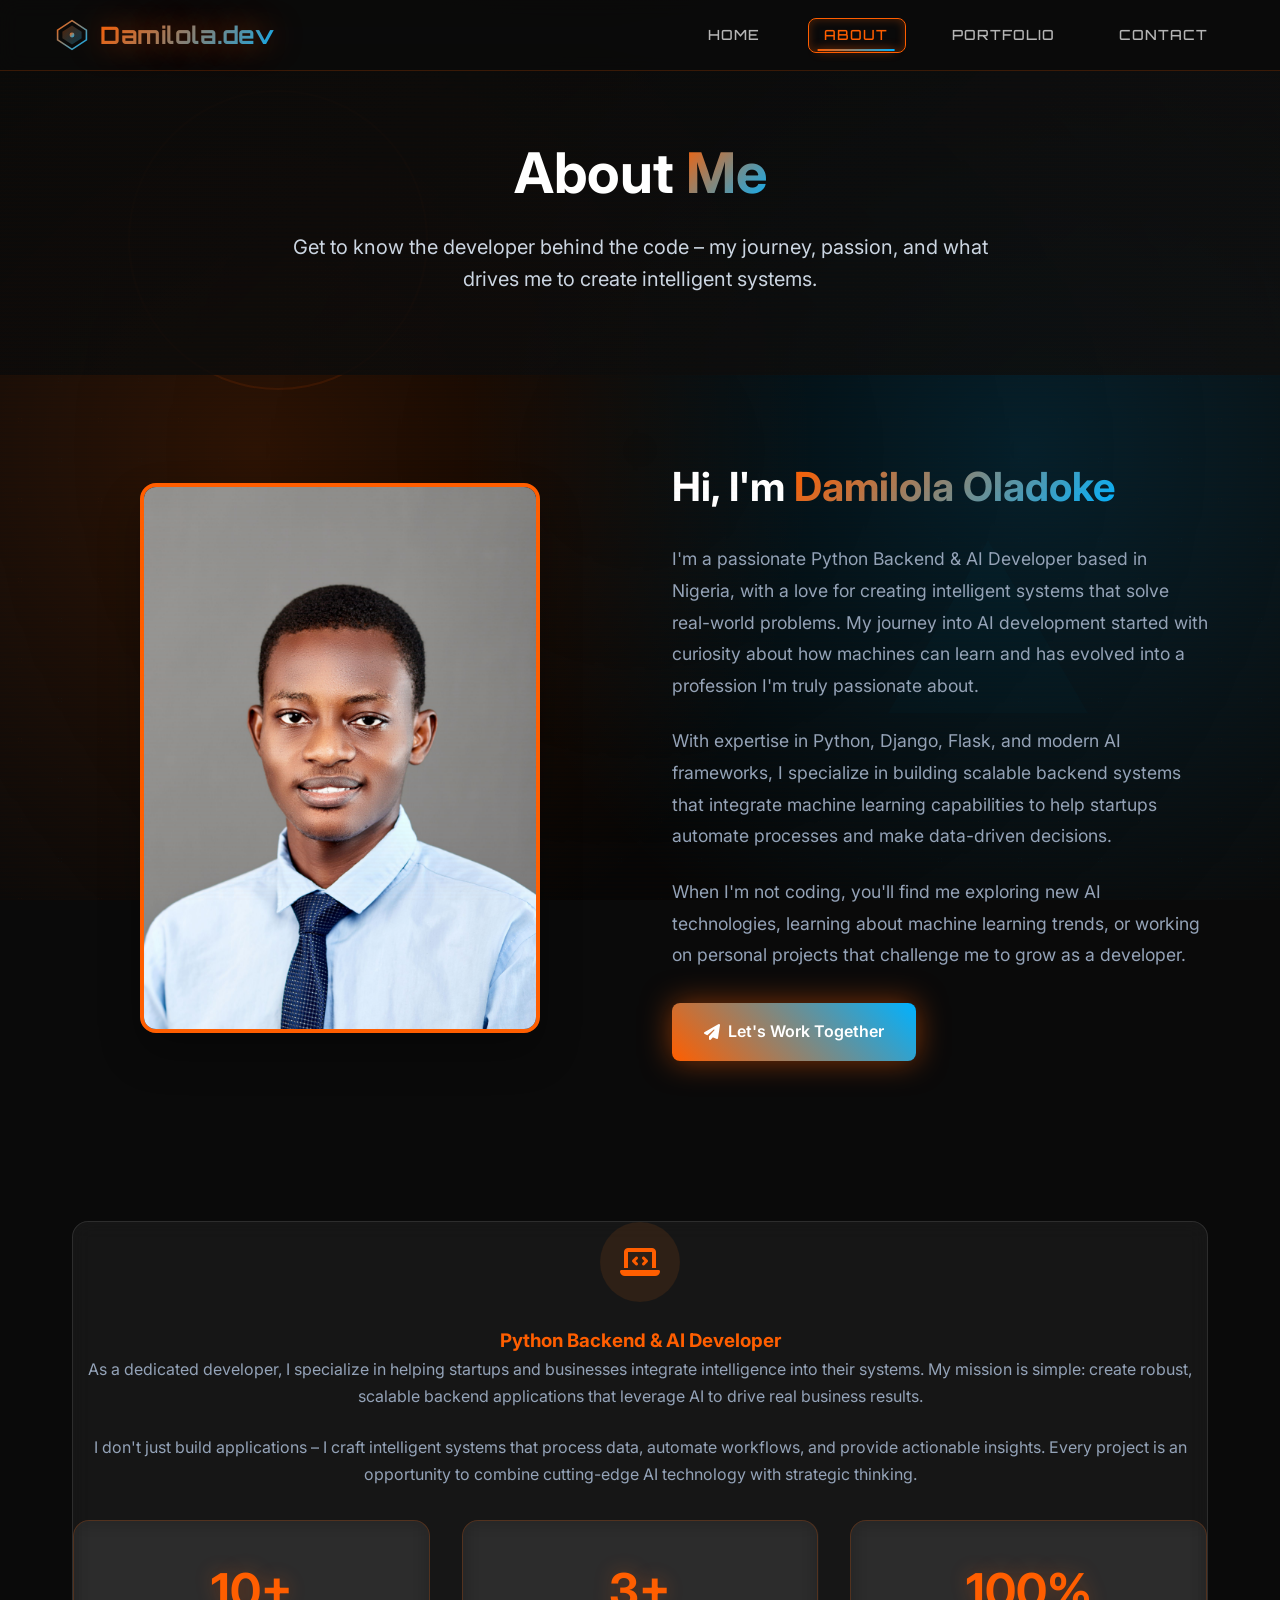
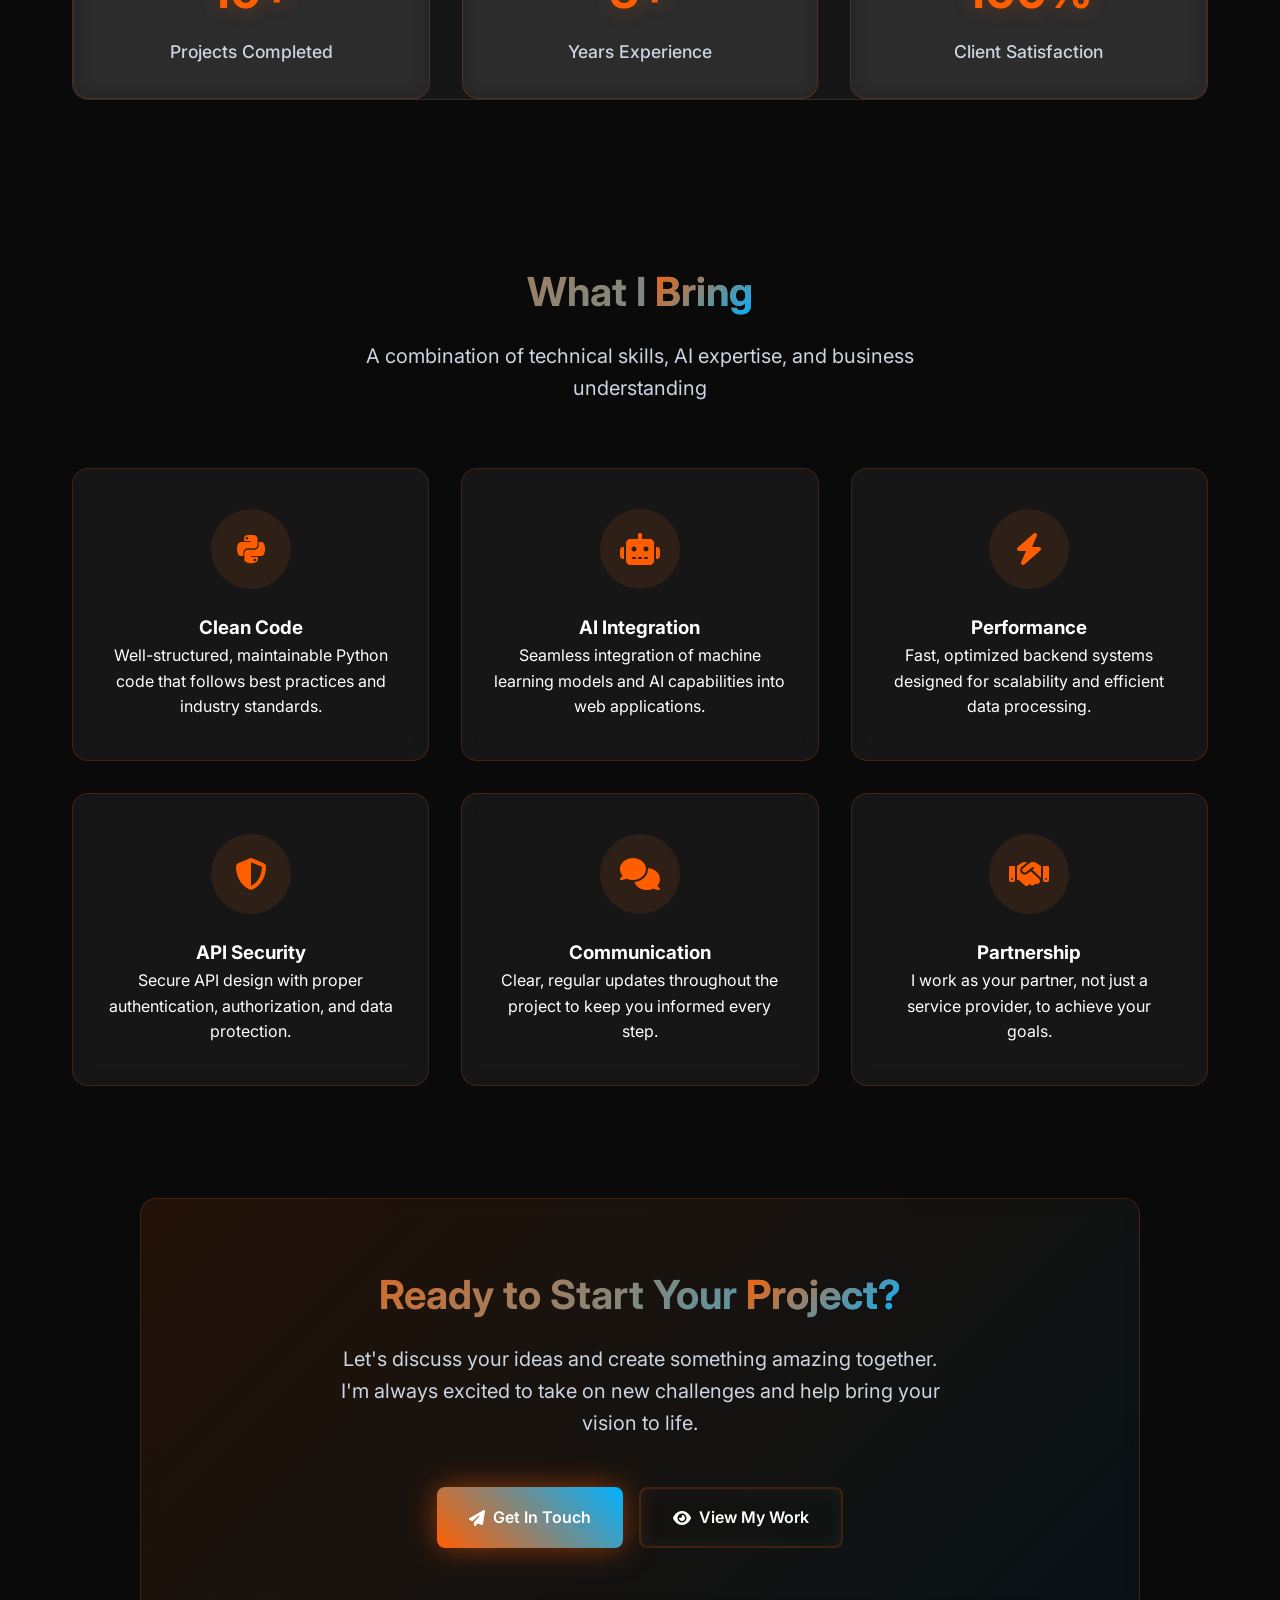
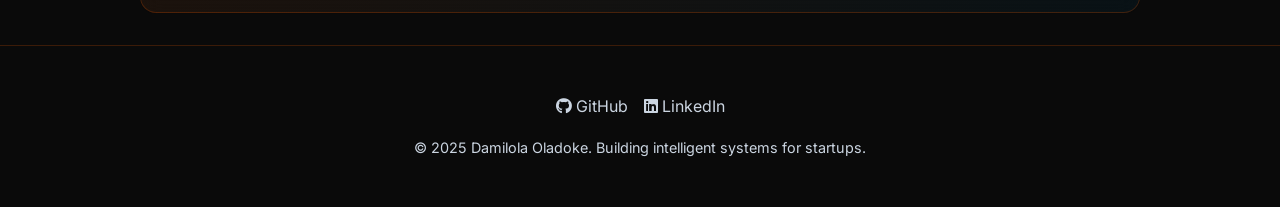
<file: about.html>
<!DOCTYPE html>
<html lang="en">
<head>
    <meta charset="UTF-8">
    <meta name="viewport" content="width=device-width, initial-scale=1.0">
    <title>About - Damilola Oladoke</title>
    <link rel="preconnect" href="https://fonts.googleapis.com">
    <link rel="preconnect" href="https://fonts.gstatic.com" crossorigin>
    <link href="https://fonts.googleapis.com/css2?family=Inter:wght@300;400;500;600;700&family=Orbitron:wght@400;500;600;700&family=Rajdhani:wght@300;400;500;600;700&display=swap" rel="stylesheet">
    <link rel="stylesheet" href="https://cdnjs.cloudflare.com/ajax/libs/font-awesome/6.4.0/css/all.min.css">
    <link rel="stylesheet" href="assets/css/style.css">

         <!-- Favicon for most browsers -->
    <link rel="icon" type="image/png" href="assets/img/fav.png">

    <!-- Apple Touch Icon for iOS devices -->
    <link rel="apple-touch-icon" href="assets/img/fav.png">

    <!-- Favicon for older IE browsers -->
    <link rel="shortcut icon" href="assets/img/fav.png">


</head>
<body class="bg-deep-blue text-white">
    <!-- Background Elements -->
    <div class="grid-bg"></div>
    <div class="gradient-overlay"></div>
    <div class="shapes-container">
        <div class="shape shape-circle"></div>
        <div class="shape shape-triangle"></div>
        <div class="shape shape-square"></div>
    </div>
    <div class="scanlines"></div>

<!-- Navigation -->
<nav id="navbar">
    <div class="nav-container">
        <a href="home.html" class="logo-link">
            <svg class="logo-svg" viewBox="0 0 40 40" xmlns="http://www.w3.org/2000/svg">
                <defs>
                    <linearGradient id="logoGradient" x1="0%" y1="0%" x2="100%" y2="100%">
                        <stop offset="0%" style="stop-color:#FF5E00;stop-opacity:1" />
                        <stop offset="100%" style="stop-color:#00B2FF;stop-opacity:1" />
                    </linearGradient>
                </defs>
                <polygon points="20,2 38,14 38,26 20,38 2,26 2,14" fill="none" stroke="url(#logoGradient)" stroke-width="2"/>
                <polygon points="20,8 32,16 32,24 20,32 8,24 8,16" fill="url(#logoGradient)" opacity="0.3"/>
                <circle cx="20" cy="20" r="3" fill="url(#logoGradient)"/>
            </svg>
            <span class="logo-text">Damilola.dev</span>
        </a>
        <ul class="nav-links" id="navLinks">
            <li><a href="home.html" class="nav-link">Home</a></li>
            <li><a href="about.html" class="nav-link active">About</a></li>
            <li><a href="portfolio.html" class="nav-link">Portfolio</a></li>
            <li><a href="contact.html" class="nav-link">Contact</a></li>
        </ul>
        <div class="menu-toggle" id="menuToggle">
            <span></span>
            <span></span>
            <span></span>
        </div>
    </div>
</nav>

    <!-- Hero Section -->
    <section class="page-hero">
        <div class="page-hero-content">
            <h1>About <span class="text-gradient">Me</span></h1>
            <p>Get to know the developer behind the code – my journey, passion, and what drives me to create intelligent systems.</p>
        </div>
    </section>

    <!-- About Content -->
    <section class="about-content">
        <div class="container">
            <div class="grid-2-col">
                <!-- Profile Image -->
                <div class="profile-image">
                    <img src="assets/img/profile.jpg" alt="Damilola Oladoke" onerror="this.style.display='none'">
                </div>
                
                <!-- About Text -->
                <div class="about-text text-left">
                    <h2>Hi, I'm <span class="text-gradient">Damilola Oladoke</span></h2>
                    <div class="space-y-4">
                        <p>
                            I'm a passionate Python Backend & AI Developer based in Nigeria, with a love for creating intelligent systems that solve real-world problems. My journey into AI development started with curiosity about how machines can learn and has evolved into a profession I'm truly passionate about.
                        </p>
                        <p>
                            With expertise in Python, Django, Flask, and modern AI frameworks, I specialize in building scalable backend systems that integrate machine learning capabilities to help startups automate processes and make data-driven decisions.
                        </p>
                        <p>
                            When I'm not coding, you'll find me exploring new AI technologies, learning about machine learning trends, or working on personal projects that challenge me to grow as a developer.
                        </p>
                    </div>
                    
                    <div class="mt-8">
                        <a href="contact.html" class="btn btn-primary">
                            <i class="fas fa-paper-plane"></i>
                            Let's Work Together
                        </a>
                    </div>
                </div>
            </div>
        </div>
    </section>

    <!-- Stats Section -->
    <section class="stats-section">
        <div class="container">
            <div class="glass p-8 rounded-2xl text-center">
                <div class="mb-8">
                    <div class="skill-icon mx-auto mb-6">
                        <i class="fas fa-laptop-code"></i>
                    </div>
                    <h3 class="text-2xl font-bold text-orange mb-4">Python Backend & AI Developer</h3>
                    <p class="text-gray-300 leading-relaxed mb-6">
                        As a dedicated developer, I specialize in helping startups and businesses integrate intelligence into their systems. My mission is simple: create robust, scalable backend applications that leverage AI to drive real business results.
                    </p>
                    <p class="text-gray-300 leading-relaxed">
                        I don't just build applications – I craft intelligent systems that process data, automate workflows, and provide actionable insights. Every project is an opportunity to combine cutting-edge AI technology with strategic thinking.
                    </p>
                </div>
                
                <div class="stats-grid">
                    <div class="stat-item glass">
                        <div class="stat-number">10+</div>
                        <div class="stat-label">Projects Completed</div>
                    </div>
                    <div class="stat-item glass">
                        <div class="stat-number">3+</div>
                        <div class="stat-label">Years Experience</div>
                    </div>
                    <div class="stat-item glass">
                        <div class="stat-number">100%</div>
                        <div class="stat-label">Client Satisfaction</div>
                    </div>
                </div>
            </div>
        </div>
    </section>

    <!-- Skills Highlights -->
    <section class="skills-section">
        <div class="container">
            <div class="text-center mb-16">
                <h2 class="section-title">What I <span class="text-gradient">Bring</span></h2>
                <p class="section-subtitle">A combination of technical skills, AI expertise, and business understanding</p>
            </div>
            
            <div class="skills-highlights-grid">
                <div class="skill-highlight-card glass">
                    <div class="skill-icon">
                        <i class="fab fa-python"></i>
                    </div>
                    <h3>Clean Code</h3>
                    <p>Well-structured, maintainable Python code that follows best practices and industry standards.</p>
                </div>
                
                <div class="skill-highlight-card glass">
                    <div class="skill-icon">
                        <i class="fas fa-robot"></i>
                    </div>
                    <h3>AI Integration</h3>
                    <p>Seamless integration of machine learning models and AI capabilities into web applications.</p>
                </div>
                
                <div class="skill-highlight-card glass">
                    <div class="skill-icon">
                        <i class="fas fa-bolt"></i>
                    </div>
                    <h3>Performance</h3>
                    <p>Fast, optimized backend systems designed for scalability and efficient data processing.</p>
                </div>
                
                <div class="skill-highlight-card glass">
                    <div class="skill-icon">
                        <i class="fas fa-shield-alt"></i>
                    </div>
                    <h3>API Security</h3>
                    <p>Secure API design with proper authentication, authorization, and data protection.</p>
                </div>
                
                <div class="skill-highlight-card glass">
                    <div class="skill-icon">
                        <i class="fas fa-comments"></i>
                    </div>
                    <h3>Communication</h3>
                    <p>Clear, regular updates throughout the project to keep you informed every step.</p>
                </div>
                
                <div class="skill-highlight-card glass">
                    <div class="skill-icon">
                        <i class="fas fa-handshake"></i>
                    </div>
                    <h3>Partnership</h3>
                    <p>I work as your partner, not just a service provider, to achieve your goals.</p>
                </div>
            </div>
        </div>
    </section>

    <!-- CTA Section -->
    <section class="cta-section glass">
        <div class="container">
            <div class="cta-content">
                <h2 class="section-title">Ready to Start Your <span class="text-gradient">Project?</span></h2>
                <p class="section-subtitle">
                    Let's discuss your ideas and create something amazing together. I'm always excited to take on new challenges and help bring your vision to life.
                </p>
                <div class="cta-buttons">
                    <a href="contact.html" class="btn btn-primary">
                        <i class="fas fa-paper-plane"></i>
                        Get In Touch
                    </a>
                    <a href="portfolio.html" class="btn btn-outline">
                        <i class="fas fa-eye"></i>
                        View My Work
                    </a>
                </div>
            </div>
        </div>
    </section>

    <!-- Footer -->
    <footer>
        <div class="footer-content">
            <div class="social-links">
                <a href="https://github.com/oladokedamilola" class="social-link" target="_blank">
                    <i class="fab fa-github"></i> GitHub
                </a>
                <a href="https://www.linkedin.com/in/oladokedamilola" class="social-link" target="_blank">
                    <i class="fab fa-linkedin"></i> LinkedIn
                </a>
            </div>
            <p class="copyright">© 2025 Damilola Oladoke. Building intelligent systems for startups.</p>
        </div>
    </footer>

<script>
// Debug script - add this to test if the menu works
document.addEventListener('DOMContentLoaded', function() {
    const menuToggle = document.getElementById('menuToggle');
    const navLinks = document.getElementById('navLinks');
    
    console.log('Debug: Menu toggle found:', menuToggle);
    console.log('Debug: Nav links found:', navLinks);
    
    if (menuToggle && navLinks) {
        menuToggle.addEventListener('click', function() {
            console.log('Debug: Menu toggle clicked!');
            console.log('Debug: Current navLinks classes:', navLinks.className);
            
            // Toggle the active class
            navLinks.classList.toggle('active');
            menuToggle.classList.toggle('active');
            
            console.log('Debug: After toggle - navLinks classes:', navLinks.className);
            console.log('Debug: After toggle - menuToggle classes:', menuToggle.className);
        });
    } else {
        console.error('Debug: Could not find menu elements!');
    }
});
</script>
</body>
</html>
</file>
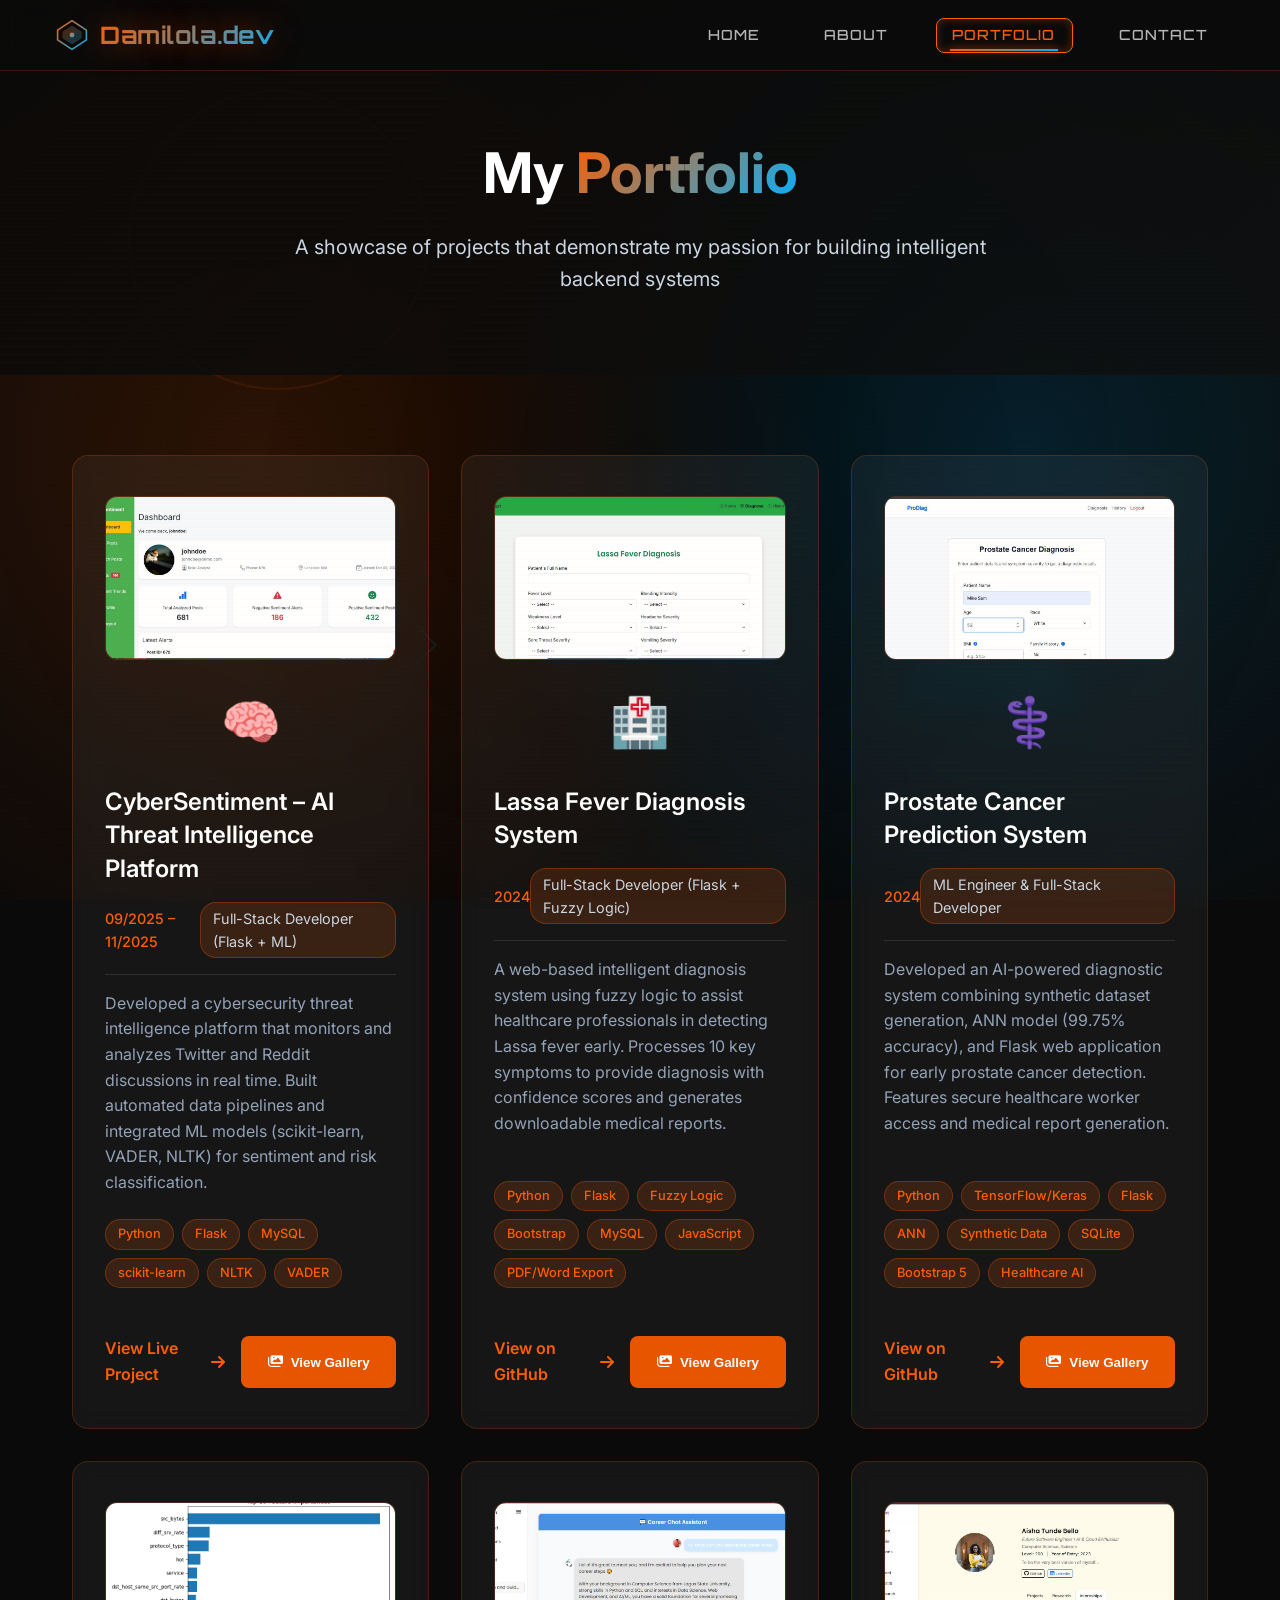
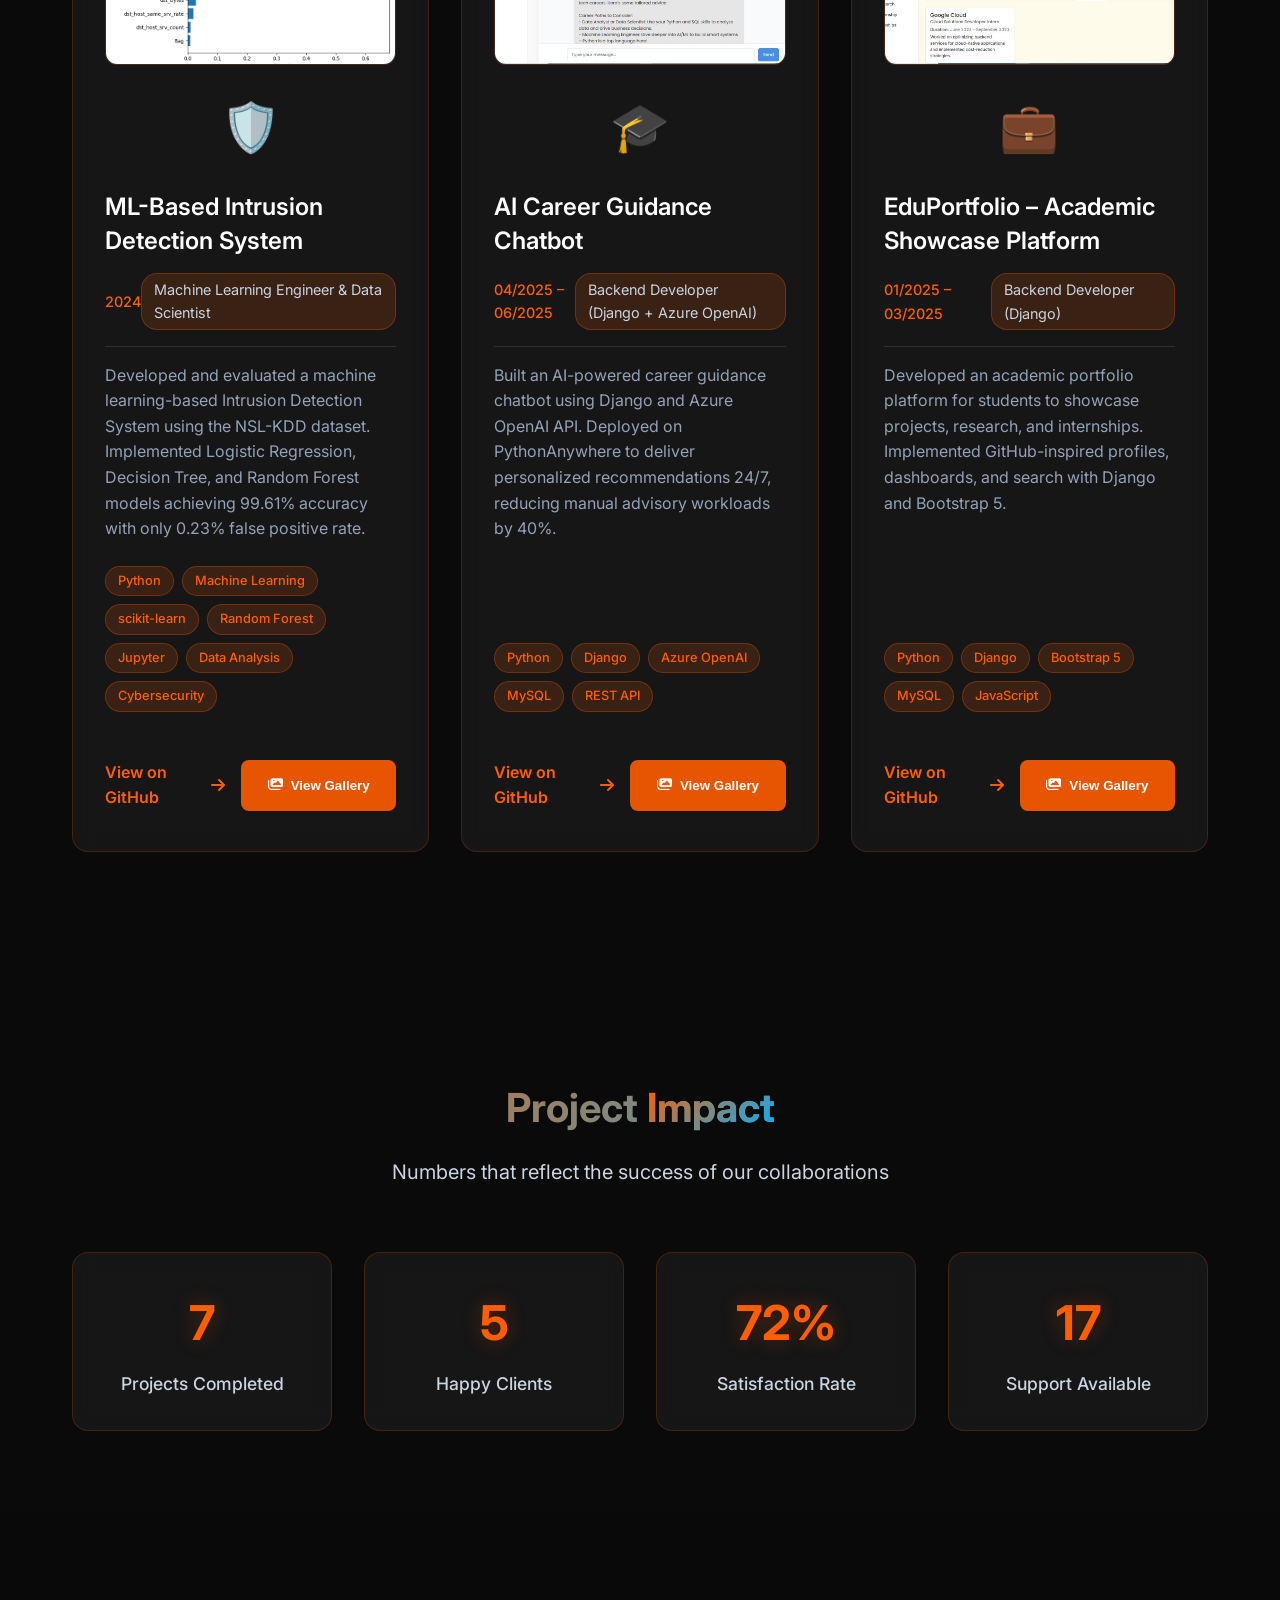
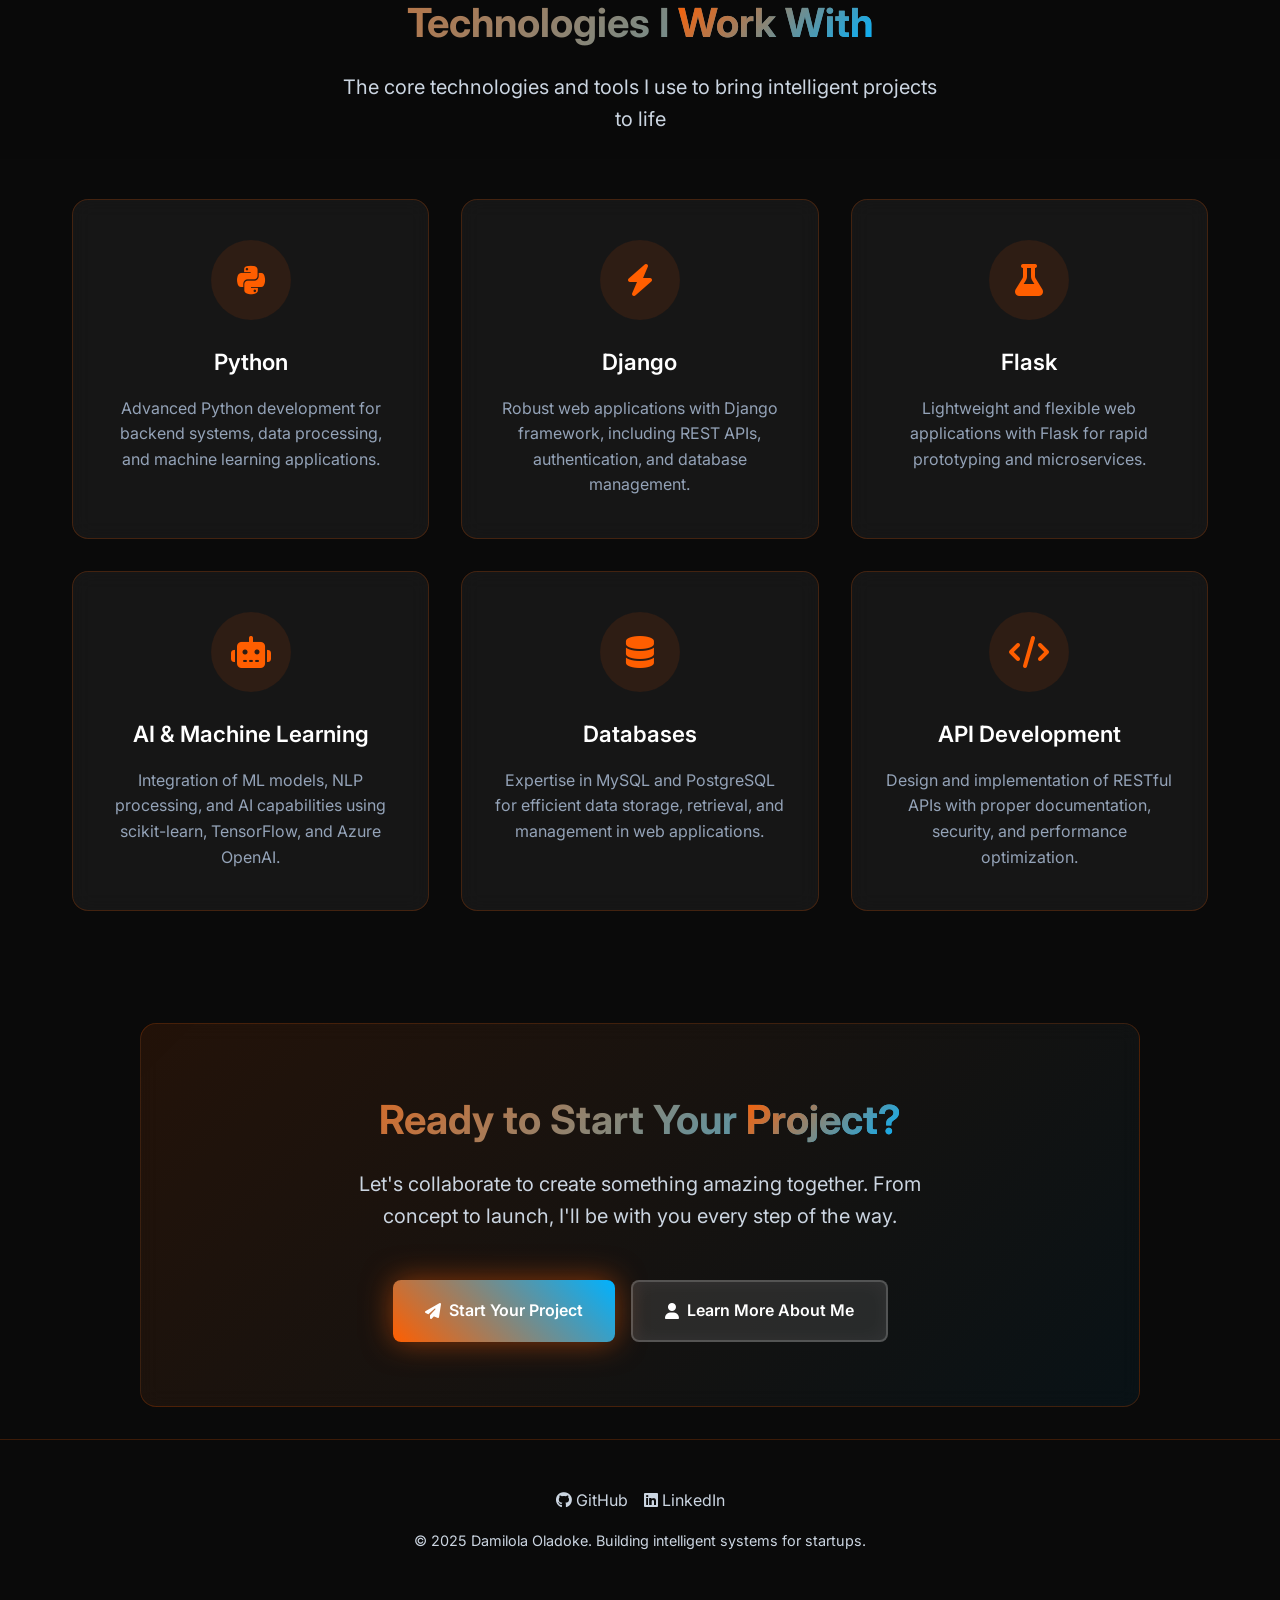
<file: portfolio.html>
<!DOCTYPE html>
<html lang="en">
<head>
    <meta charset="UTF-8">
    <meta name="viewport" content="width=device-width, initial-scale=1.0">
    <title>Portfolio - Damilola Oladoke</title>
    <link rel="preconnect" href="https://fonts.googleapis.com">
    <link rel="preconnect" href="https://fonts.gstatic.com" crossorigin>
    <link href="https://fonts.googleapis.com/css2?family=Inter:wght@300;400;500;600;700&family=Orbitron:wght@400;500;600;700&family=Rajdhani:wght@300;400;500;600;700&display=swap" rel="stylesheet">
    <link rel="stylesheet" href="https://cdnjs.cloudflare.com/ajax/libs/font-awesome/6.4.0/css/all.min.css">
    <link rel="stylesheet" href="assets/css/style.css">



     <!-- Favicon for most browsers -->
    <link rel="icon" type="image/png" href="assets/img/fav.png">

    <!-- Apple Touch Icon for iOS devices -->
    <link rel="apple-touch-icon" href="assets/img/fav.png">

    <!-- Favicon for older IE browsers -->
    <link rel="shortcut icon" href="assets/img/fav.png">

    <style>
        .portfolio-stat-number {
    transition: transform 0.3s ease;
}

.portfolio-stat-number.animating {
    transform: scale(1.1);
}
    </style>
</head>
<body class="bg-deep-blue text-white">
    <!-- Background Elements -->
    <div class="grid-bg"></div>
    <div class="gradient-overlay"></div>
    <div class="shapes-container">
        <div class="shape shape-circle"></div>
        <div class="shape shape-triangle"></div>
        <div class="shape shape-square"></div>
    </div>
    <div class="scanlines"></div>

<!-- Navigation -->
<nav id="navbar">
    <div class="nav-container">
        <a href="home.html" class="logo-link">
            <svg class="logo-svg" viewBox="0 0 40 40" xmlns="http://www.w3.org/2000/svg">
                <defs>
                    <linearGradient id="logoGradient" x1="0%" y1="0%" x2="100%" y2="100%">
                        <stop offset="0%" style="stop-color:#FF5E00;stop-opacity:1" />
                        <stop offset="100%" style="stop-color:#00B2FF;stop-opacity:1" />
                    </linearGradient>
                </defs>
                <polygon points="20,2 38,14 38,26 20,38 2,26 2,14" fill="none" stroke="url(#logoGradient)" stroke-width="2"/>
                <polygon points="20,8 32,16 32,24 20,32 8,24 8,16" fill="url(#logoGradient)" opacity="0.3"/>
                <circle cx="20" cy="20" r="3" fill="url(#logoGradient)"/>
            </svg>
            <span class="logo-text">Damilola.dev</span>
        </a>
        <ul class="nav-links" id="navLinks">
            <li><a href="home.html" class="nav-link">Home</a></li>
            <li><a href="about.html" class="nav-link">About</a></li>
            <li><a href="portfolio.html" class="nav-link active">Portfolio</a></li>
            <li><a href="contact.html" class="nav-link">Contact</a></li>
        </ul>
        <div class="menu-toggle" id="menuToggle">
            <span></span>
            <span></span>
            <span></span>
        </div>
    </div>
</nav>

    <!-- Hero Section -->
    <section class="page-hero">
        <div class="page-hero-content">
            <h1>My <span class="text-gradient">Portfolio</span></h1>
            <p>A showcase of projects that demonstrate my passion for building intelligent backend systems</p>
        </div>
    </section>

    <!-- Projects Grid -->
    <section class="projects-section">
        <div class="container">
            <div class="projects-grid" id="projects-grid">
                
                <!-- CyberSentiment -->
                <div class="project-card glass">
                    <div class="project-image-container">
                        <img src="assets/img/projects/cybersentiment/dashboard.jpg" alt="CyberSentiment Dashboard" class="project-main-image" onerror="this.style.display='none'">
                        <div class="project-image-overlay">
                            <button class="view-gallery-btn" onclick="openGallery('cybersentiment-gallery')">
                                <i class="fas fa-images"></i>
                                View Gallery
                            </button>
                        </div>
                    </div>
                    <div class="project-emoji">🧠</div>
                    <h3 class="project-title">CyberSentiment – AI Threat Intelligence Platform</h3>
                    <div class="project-meta">
                        <span class="project-period">09/2025 – 11/2025</span>
                        <span class="project-role">Full-Stack Developer (Flask + ML)</span>
                    </div>
                    <p class="project-description">Developed a cybersecurity threat intelligence platform that monitors and analyzes Twitter and Reddit discussions in real time. Built automated data pipelines and integrated ML models (scikit-learn, VADER, NLTK) for sentiment and risk classification.</p>
                    <div class="project-tech">
                        <span class="tech-tag">Python</span>
                        <span class="tech-tag">Flask</span>
                        <span class="tech-tag">MySQL</span>
                        <span class="tech-tag">scikit-learn</span>
                        <span class="tech-tag">NLTK</span>
                        <span class="tech-tag">VADER</span>
                    </div>
                    <div class="project-actions">
                        <a href="https://cybersentiment.pythonanywhere.com/" class="project-link" target="_blank">
                            View Live Project
                            <i class="fas fa-arrow-right"></i>
                        </a>
                        <button class="view-gallery-btn" onclick="openGallery('cybersentiment-gallery')">
                            <i class="fas fa-images"></i>
                            View Gallery
                        </button>
                    </div>
                </div>


                <!-- Lassa Fever Diagnosis System -->
                <div class="project-card glass">
                    <div class="project-image-container">
                        <img src="assets/img/projects/lassa-fever/diagnosis-form1.png" alt="Lassa Fever Diagnosis System" class="project-main-image" onerror="this.style.display='none'">
                        <div class="project-image-overlay">
                            <button class="view-gallery-btn" onclick="openGallery('lassa-fever-gallery')">
                                <i class="fas fa-images"></i>
                                View Gallery
                            </button>
                        </div>
                    </div>
                    <div class="project-emoji">🏥</div>
                    <h3 class="project-title">Lassa Fever Diagnosis System</h3>
                    <div class="project-meta">
                        <span class="project-period">2024</span>
                        <span class="project-role">Full-Stack Developer (Flask + Fuzzy Logic)</span>
                    </div>
                    <p class="project-description">A web-based intelligent diagnosis system using fuzzy logic to assist healthcare professionals in detecting Lassa fever early. Processes 10 key symptoms to provide diagnosis with confidence scores and generates downloadable medical reports.</p>
                    <div class="project-tech">
                        <span class="tech-tag">Python</span>
                        <span class="tech-tag">Flask</span>
                        <span class="tech-tag">Fuzzy Logic</span>
                        <span class="tech-tag">Bootstrap</span>
                        <span class="tech-tag">MySQL</span>
                        <span class="tech-tag">JavaScript</span>
                        <span class="tech-tag">PDF/Word Export</span>
                    </div>
                    <div class="project-actions">
                        <a href="https://github.com/oladokedamilola/lassa-fever-diagnosis-system" class="project-link" target="_blank">
                            View on GitHub
                            <i class="fas fa-arrow-right"></i>
                        </a>
                        <button class="view-gallery-btn" onclick="openGallery('lassa-fever-gallery')">
                            <i class="fas fa-images"></i>
                            View Gallery
                        </button>
                    </div>
                </div>

                <!-- Prostate Cancer Prediction System -->
                <div class="project-card glass">
                    <div class="project-image-container">
                        <img src="assets/img/projects/prostate-cancer/diagnosis-page1.png" alt="Prostate Cancer Prediction System" class="project-main-image" onerror="this.style.display='none'">
                        <div class="project-image-overlay">
                            <button class="view-gallery-btn" onclick="openGallery('prostate-cancer-gallery')">
                                <i class="fas fa-images"></i>
                                View Gallery
                            </button>
                        </div>
                    </div>
                    <div class="project-emoji">⚕️</div>
                    <h3 class="project-title">Prostate Cancer Prediction System</h3>
                    <div class="project-meta">
                        <span class="project-period">2024</span>
                        <span class="project-role">ML Engineer & Full-Stack Developer</span>
                    </div>
                    <p class="project-description">Developed an AI-powered diagnostic system combining synthetic dataset generation, ANN model (99.75% accuracy), and Flask web application for early prostate cancer detection. Features secure healthcare worker access and medical report generation.</p>
                    <div class="project-tech">
                        <span class="tech-tag">Python</span>
                        <span class="tech-tag">TensorFlow/Keras</span>
                        <span class="tech-tag">Flask</span>
                        <span class="tech-tag">ANN</span>
                        <span class="tech-tag">Synthetic Data</span>
                        <span class="tech-tag">SQLite</span>
                        <span class="tech-tag">Bootstrap 5</span>
                        <span class="tech-tag">Healthcare AI</span>
                    </div>
                    <div class="project-actions">
                        <a href="https://github.com/oladokedamilola/prostate-cancer-prediction" class="project-link" target="_blank">
                            View on GitHub
                            <i class="fas fa-arrow-right"></i>
                        </a>
                        <button class="view-gallery-btn" onclick="openGallery('prostate-cancer-gallery')">
                            <i class="fas fa-images"></i>
                            View Gallery
                        </button>
                    </div>
                </div>

                <!-- Intrusion Detection System -->
                <div class="project-card glass">
                    <div class="project-image-container">
                        <img src="assets/img/projects/ids-system/feature_importance.png" alt="Intrusion Detection System" class="project-main-image" onerror="this.style.display='none'">
                        <div class="project-image-overlay">
                            <button class="view-gallery-btn" onclick="openGallery('ids-system-gallery')">
                                <i class="fas fa-images"></i>
                                View Gallery
                            </button>
                        </div>
                    </div>
                    <div class="project-emoji">🛡️</div>
                    <h3 class="project-title">ML-Based Intrusion Detection System</h3>
                    <div class="project-meta">
                        <span class="project-period">2024</span>
                        <span class="project-role">Machine Learning Engineer & Data Scientist</span>
                    </div>
                    <p class="project-description">Developed and evaluated a machine learning-based Intrusion Detection System using the NSL-KDD dataset. Implemented Logistic Regression, Decision Tree, and Random Forest models achieving 99.61% accuracy with only 0.23% false positive rate.</p>
                    <div class="project-tech">
                        <span class="tech-tag">Python</span>
                        <span class="tech-tag">Machine Learning</span>
                        <span class="tech-tag">scikit-learn</span>
                        <span class="tech-tag">Random Forest</span>
                        <span class="tech-tag">Jupyter</span>
                        <span class="tech-tag">Data Analysis</span>
                        <span class="tech-tag">Cybersecurity</span>
                    </div>
                    <div class="project-actions">
                        <a href="https://github.com/oladokedamilola/intrusion-detection-system" class="project-link" target="_blank">
                            View on GitHub
                            <i class="fas fa-arrow-right"></i>
                        </a>
                        <button class="view-gallery-btn" onclick="openGallery('ids-system-gallery')">
                            <i class="fas fa-images"></i>
                            View Gallery
                        </button>
                    </div>
                </div>

                <!-- Career Chatbot -->
                <div class="project-card glass">
                    <div class="project-image-container">
                        <img src="assets/img/projects/career-chatbot/chatbot-interface.png" alt="AI Career Chatbot" class="project-main-image" onerror="this.style.display='none'">
                        <div class="project-image-overlay">
                            <button class="view-gallery-btn" onclick="openGallery('career-chatbot-gallery')">
                                <i class="fas fa-images"></i>
                                View Gallery
                            </button>
                        </div>
                    </div>
                    <div class="project-emoji">🎓</div>
                    <h3 class="project-title">AI Career Guidance Chatbot</h3>
                    <div class="project-meta">
                        <span class="project-period">04/2025 – 06/2025</span>
                        <span class="project-role">Backend Developer (Django + Azure OpenAI)</span>
                    </div>
                    <p class="project-description">Built an AI-powered career guidance chatbot using Django and Azure OpenAI API. Deployed on PythonAnywhere to deliver personalized recommendations 24/7, reducing manual advisory workloads by 40%.</p>
                    <div class="project-tech">
                        <span class="tech-tag">Python</span>
                        <span class="tech-tag">Django</span>
                        <span class="tech-tag">Azure OpenAI</span>
                        <span class="tech-tag">MySQL</span>
                        <span class="tech-tag">REST API</span>
                    </div>
                    <div class="project-actions">
                        <a href="https://github.com/oladokedamilola/smart-career-counselor" class="project-link" target="_blank">
                            View on GitHub
                            <i class="fas fa-arrow-right"></i>
                        </a>
                        <button class="view-gallery-btn" onclick="openGallery('career-chatbot-gallery')">
                            <i class="fas fa-images"></i>
                            View Gallery
                        </button>
                    </div>
                </div>

                <!-- EduPortfolio -->
                <div class="project-card glass">
                    <div class="project-image-container">
                        <img src="assets/img/projects/eduportfolio/student-dashboard.png" alt="EduPortfolio Platform" class="project-main-image" onerror="this.style.display='none'">
                        <div class="project-image-overlay">
                            <button class="view-gallery-btn" onclick="openGallery('eduportfolio-gallery')">
                                <i class="fas fa-images"></i>
                                View Gallery
                            </button>
                        </div>
                    </div>
                    <div class="project-emoji">💼</div>
                    <h3 class="project-title">EduPortfolio – Academic Showcase Platform</h3>
                    <div class="project-meta">
                        <span class="project-period">01/2025 – 03/2025</span>
                        <span class="project-role">Backend Developer (Django)</span>
                    </div>
                    <p class="project-description">Developed an academic portfolio platform for students to showcase projects, research, and internships. Implemented GitHub-inspired profiles, dashboards, and search with Django and Bootstrap 5.</p>
                    <div class="project-tech">
                        <span class="tech-tag">Python</span>
                        <span class="tech-tag">Django</span>
                        <span class="tech-tag">Bootstrap 5</span>
                        <span class="tech-tag">MySQL</span>
                        <span class="tech-tag">JavaScript</span>
                    </div>
                    <div class="project-actions">
                        <a href="https://github.com/oladokedamilola/student-portfolio-website" class="project-link" target="_blank">
                            View on GitHub
                            <i class="fas fa-arrow-right"></i>
                        </a>
                        <button class="view-gallery-btn" onclick="openGallery('eduportfolio-gallery')">
                            <i class="fas fa-images"></i>
                            View Gallery
                        </button>
                    </div>
                </div>

            </div>
        </div>
    </section>

    <!-- Gallery Modals -->
    <!-- CyberSentiment Gallery -->
    <div id="cybersentiment-gallery" class="gallery-modal">
        <div class="gallery-modal-content glass">
            <div class="gallery-header">
                <h2 class="gallery-title">CyberSentiment Project Gallery</h2>
                <button class="close-gallery" onclick="closeGallery()">
                    <i class="fas fa-times"></i>
                </button>
            </div>
            <div class="gallery-body">
                <div class="gallery-grid">
                    <!-- Dashboard -->
                    <div class="gallery-item">
                        <img src="assets/img/projects/cybersentiment/dashboard.jpg" alt="Main Dashboard" class="gallery-image" onerror="this.style.display='none'">
                        <div class="gallery-item-content">
                            <h4 class="gallery-item-title">Main Dashboard</h4>
                            <p class="gallery-item-description">Overview of real-time threat monitoring with key metrics and alerts display.</p>
                        </div>
                    </div>
                    
                    <!-- All Alerts -->
                    <div class="gallery-item">
                        <img src="assets/img/projects/cybersentiment/all-alerts.jpg" alt="All Alerts Page" class="gallery-image" onerror="this.style.display='none'">
                        <div class="gallery-item-content">
                            <h4 class="gallery-item-title">Alerts Management</h4>
                            <p class="gallery-item-description">Comprehensive view of all security alerts with filtering and categorization.</p>
                        </div>
                    </div>
                    
                    <!-- All Posts -->
                    <div class="gallery-item">
                        <img src="assets/img/projects/cybersentiment/all-posts.jpg" alt="All Posts Page" class="gallery-image" onerror="this.style.display='none'">
                        <div class="gallery-item-content">
                            <h4 class="gallery-item-title">Posts Monitoring</h4>
                            <p class="gallery-item-description">Real-time monitoring of social media posts from Twitter and Reddit.</p>
                        </div>
                    </div>
                    
                    <!-- Architectural Diagram -->
                    <div class="gallery-item">
                        <img src="assets/img/projects/cybersentiment/architectural-diagram.jpg" alt="System Architecture" class="gallery-image" onerror="this.style.display='none'">
                        <div class="gallery-item-content">
                            <h4 class="gallery-item-title">System Architecture</h4>
                            <p class="gallery-item-description">High-level architecture diagram showing data flow and component integration.</p>
                        </div>
                    </div>
                    
                    <!-- Data Flow -->
                    <div class="gallery-item">
                        <img src="assets/img/projects/cybersentiment/data-flow.jpg" alt="Data Flow Diagram" class="gallery-image" onerror="this.style.display='none'">
                        <div class="gallery-item-content">
                            <h4 class="gallery-item-title">Data Flow Diagram</h4>
                            <p class="gallery-item-description">Detailed data processing pipeline from collection to analysis and alerting.</p>
                        </div>
                    </div>
                    
                    <!-- ERD -->
                    <div class="gallery-item">
                        <img src="assets/img/projects/cybersentiment/erd.jpg" alt="Database Schema" class="gallery-image" onerror="this.style.display='none'">
                        <div class="gallery-item-content">
                            <h4 class="gallery-item-title">Database Schema</h4>
                            <p class="gallery-item-description">Entity Relationship Diagram showing the MySQL database structure.</p>
                        </div>
                    </div>
                    
                    <!-- ML Model -->
                    <div class="gallery-item">
                        <img src="assets/img/projects/cybersentiment/model.jpg" alt="ML Model Architecture" class="gallery-image" onerror="this.style.display='none'">
                        <div class="gallery-item-content">
                            <h4 class="gallery-item-title">ML Model Architecture</h4>
                            <p class="gallery-item-description">Machine learning model structure for sentiment analysis and threat classification.</p>
                        </div>
                    </div>
                    
                    <!-- Notifications -->
                    <div class="gallery-item">
                        <img src="assets/img/projects/cybersentiment/notifications.jpg" alt="Notifications System" class="gallery-image" onerror="this.style.display='none'">
                        <div class="gallery-item-content">
                            <h4 class="gallery-item-title">Notifications System</h4>
                            <p class="gallery-item-description">Real-time alert notifications and user notification management interface.</p>
                        </div>
                    </div>
                    
                    <!-- Search Page -->
                    <div class="gallery-item">
                        <img src="assets/img/projects/cybersentiment/search-page.jpg" alt="Advanced Search" class="gallery-image" onerror="this.style.display='none'">
                        <div class="gallery-item-content">
                            <h4 class="gallery-item-title">Advanced Search</h4>
                            <p class="gallery-item-description">Powerful search functionality with filters for posts, alerts, and sentiment analysis.</p>
                        </div>
                    </div>
                    
                    <!-- Sentiments Pages -->
                    <div class="gallery-item">
                        <img src="assets/img/projects/cybersentiment/sentiments-page.jpg" alt="Sentiment Analysis" class="gallery-image" onerror="this.style.display='none'">
                        <div class="gallery-item-content">
                            <h4 class="gallery-item-title">Sentiment Analysis</h4>
                            <p class="gallery-item-description">Detailed sentiment analysis results with positive/negative/neutral classification.</p>
                        </div>
                    </div>
                    
                    <div class="gallery-item">
                        <img src="assets/img/projects/cybersentiment/sentiments-page2.jpg" alt="Sentiment Trends" class="gallery-image" onerror="this.style.display='none'">
                        <div class="gallery-item-content">
                            <h4 class="gallery-item-title">Sentiment Trends</h4>
                            <p class="gallery-item-description">Historical sentiment trends and pattern analysis over time.</p>
                        </div>
                    </div>
                    
                    <div class="gallery-item">
                        <img src="assets/img/projects/cybersentiment/sentiments-page3.jpg" alt="Sentiment Details" class="gallery-image" onerror="this.style.display='none'">
                        <div class="gallery-item-content">
                            <h4 class="gallery-item-title">Sentiment Details</h4>
                            <p class="gallery-item-description">In-depth sentiment analysis with confidence scores and contextual insights.</p>
                        </div>
                    </div>
                </div>
            </div>
        </div>
    </div>


    <!-- Lassa Fever Diagnosis System Gallery -->
    <div id="lassa-fever-gallery" class="gallery-modal">
        <div class="gallery-modal-content glass">
            <div class="gallery-header">
                <h2 class="gallery-title">Lassa Fever Diagnosis System Gallery</h2>
                <button class="close-gallery" onclick="closeGallery()">
                    <i class="fas fa-times"></i>
                </button>
            </div>
            <div class="gallery-body">
                <div class="gallery-grid">
                    <!-- Home Page -->
                    <div class="gallery-item">
                        <img src="assets/img/projects/lassa-fever/home-page1.png" alt="Home Page" class="gallery-image" onerror="this.style.display='none'">
                        <div class="gallery-item-content">
                            <h4 class="gallery-item-title">Home Page</h4>
                            <p class="gallery-item-description">Landing page introducing the system's purpose with navigation to login and registration sections.</p>
                        </div>
                    </div>
                    <!-- Home Page -->
                    <div class="gallery-item">
                        <img src="assets/img/projects/lassa-fever/home-page2.png" alt="Home Page" class="gallery-image" onerror="this.style.display='none'">
                        <div class="gallery-item-content">
                            <h4 class="gallery-item-title">Home Page</h4>
                            <p class="gallery-item-description">Landing page introducing the system's purpose with navigation to login and registration sections.</p>
                        </div>
                    </div>
                    <!-- Home Page -->
                    <div class="gallery-item">
                        <img src="assets/img/projects/lassa-fever/home-page3.png" alt="Home Page" class="gallery-image" onerror="this.style.display='none'">
                        <div class="gallery-item-content">
                            <h4 class="gallery-item-title">Home Page</h4>
                            <p class="gallery-item-description">Landing page introducing the system's purpose with navigation to login and registration sections.</p>
                        </div>
                    </div>
                        <!-- Home Page -->
                        <div class="gallery-item">
                            <img src="assets/img/projects/lassa-fever/home-page4.png" alt="Home Page" class="gallery-image" onerror="this.style.display='none'">
                            <div class="gallery-item-content">
                                <h4 class="gallery-item-title">Home Page</h4>
                                <p class="gallery-item-description">Landing page introducing the system's purpose with navigation to login and registration sections.</p>
                            </div>
                        </div>
                    
                    
                    <!-- Diagnosis Form -->
                    <div class="gallery-item">
                        <img src="assets/img/projects/lassa-fever/diagnosis-form1.png" alt="Diagnosis Form" class="gallery-image" onerror="this.style.display='none'">
                        <div class="gallery-item-content">
                            <h4 class="gallery-item-title">Diagnosis Interface</h4>
                            <p class="gallery-item-description">Core diagnosis page with interactive sliders for 10 Lassa fever symptoms and patient data entry.</p>
                        </div>
                    </div>
                    <div class="gallery-item">
                        <img src="assets/img/projects/lassa-fever/diagnosis-form2.png" alt="Diagnosis Form" class="gallery-image" onerror="this.style.display='none'">
                        <div class="gallery-item-content">
                            <h4 class="gallery-item-title">Diagnosis Interface</h4>
                            <p class="gallery-item-description">Core diagnosis page with interactive sliders for 10 Lassa fever symptoms and patient data entry.</p>
                        </div>
                    </div>
                    
                    <!-- Result Page -->
                    <div class="gallery-item">
                        <img src="assets/img/projects/lassa-fever/result-page.png" alt="Result Page" class="gallery-image" onerror="this.style.display='none'">
                        <div class="gallery-item-content">
                            <h4 class="gallery-item-title">Diagnosis Results</h4>
                            <p class="gallery-item-description">Results page showing diagnosis outcome with confidence score and PDF/Word download options.</p>
                        </div>
                    </div>
                    
                    <!-- History Page -->
                    <div class="gallery-item">
                        <img src="assets/img/projects/lassa-fever/history-page.png" alt="History Page" class="gallery-image" onerror="this.style.display='none'">
                        <div class="gallery-item-content">
                            <h4 class="gallery-item-title">Diagnosis History</h4>
                            <p class="gallery-item-description">Timeline view of all previous diagnoses with patient details and results for record-keeping.</p>
                        </div>
                    </div>
                    
                    <!-- Fuzzy Logic Diagram -->
                    <div class="gallery-item">
                        <img src="assets/img/projects/lassa-fever/fuzzy-logic-diagram.png" alt="Fuzzy Logic Architecture" class="gallery-image" onerror="this.style.display='none'">
                        <div class="gallery-item-content">
                            <h4 class="gallery-item-title">Fuzzy Logic Architecture</h4>
                            <p class="gallery-item-description">Diagram showing the fuzzy logic engine processing symptom inputs through membership functions and rules.</p>
                        </div>
                    </div>
                    
                    <!-- System Architecture -->
                    <div class="gallery-item">
                        <img src="assets/img/projects/lassa-fever/system-architecture.png" alt="System Architecture" class="gallery-image" onerror="this.style.display='none'">
                        <div class="gallery-item-content">
                            <h4 class="gallery-item-title">System Architecture</h4>
                            <p class="gallery-item-description">Complete system architecture showing Flask backend, fuzzy logic engine, database, and frontend components.</p>
                        </div>
                    </div>
                </div>
            </div>
        </div>
    </div>

    <!-- Career Chatbot Gallery - Updated with 4 specific images -->
    <div id="career-chatbot-gallery" class="gallery-modal">
        <div class="gallery-modal-content glass">
            <div class="gallery-header">
                <h2 class="gallery-title">AI Career Chatbot Gallery</h2>
                <button class="close-gallery" onclick="closeGallery()">
                    <i class="fas fa-times"></i>
                </button>
            </div>
            <div class="gallery-body">
                <div class="gallery-grid">
                    <!-- Chatbot Interface -->
                    <div class="gallery-item">
                        <img src="assets/img/projects/career-chatbot/chatbot-interface.png" alt="Chatbot Interface" class="gallery-image" onerror="this.style.display='none'">
                        <div class="gallery-item-content">
                            <h4 class="gallery-item-title">Chatbot Interface</h4>
                            <p class="gallery-item-description">Clean, responsive chat interface powered by Azure OpenAI with real-time career guidance and personalized recommendations.</p>
                        </div>
                    </div>
                    
                    <!-- Architectural Diagram -->
                    <div class="gallery-item">
                        <img src="assets/img/projects/career-chatbot/architectural-diagram.png" alt="Architectural Diagram" class="gallery-image" onerror="this.style.display='none'">
                        <div class="gallery-item-content">
                            <h4 class="gallery-item-title">System Architecture</h4>
                            <p class="gallery-item-description">High-level architecture showing Django backend, Azure OpenAI integration, MySQL database, and user interaction flow.</p>
                        </div>
                    </div>
                    
                    <!-- ERD Diagram -->
                    <div class="gallery-item">
                        <img src="assets/img/projects/career-chatbot/erd-diagram.png" alt="ERD Diagram" class="gallery-image" onerror="this.style.display='none'">
                        <div class="gallery-item-content">
                            <h4 class="gallery-item-title">Database Schema (ERD)</h4>
                            <p class="gallery-item-description">Entity Relationship Diagram showing user profiles, conversation history, career data, and analytics tables in MySQL.</p>
                        </div>
                    </div>
                    
                    <!-- Data Flow Diagram -->
                    <div class="gallery-item">
                        <img src="assets/img/projects/career-chatbot/data-flow-diagram.png" alt="Data Flow Diagram" class="gallery-image" onerror="this.style.display='none'">
                        <div class="gallery-item-content">
                            <h4 class="gallery-item-title">Data Flow Diagram</h4>
                            <p class="gallery-item-description">Complete data processing pipeline from user input through AI processing to response generation and storage.</p>
                        </div>
                    </div>
                </div>
            </div>
        </div>
    </div>

<!-- Prostate Cancer Prediction System Gallery - Updated -->
<div id="prostate-cancer-gallery" class="gallery-modal">
    <div class="gallery-modal-content glass">
        <div class="gallery-header">
            <h2 class="gallery-title">Prostate Cancer Prediction System Gallery</h2>
            <button class="close-gallery" onclick="closeGallery()">
                <i class="fas fa-times"></i>
            </button>
        </div>
        <div class="gallery-body">
            <div class="gallery-grid">
                <!-- Web Application: Home Page -->
                <div class="gallery-item">
                    <img src="assets/img/projects/prostate-cancer/home-page1.png" alt="Home Page" class="gallery-image" onerror="this.style.display='none'">
                    <div class="gallery-item-content">
                        <h4 class="gallery-item-title">Home Page</h4>
                        <p class="gallery-item-description">Landing page introducing the AI-powered prostate cancer prediction system with navigation to key features.</p>
                    </div>
                </div>
                <div class="gallery-item">
                    <img src="assets/img/projects/prostate-cancer/home-page2.png" alt="Home Page" class="gallery-image" onerror="this.style.display='none'">
                    <div class="gallery-item-content">
                        <h4 class="gallery-item-title">Home Page</h4>
                        <p class="gallery-item-description">Landing page introducing the AI-powered prostate cancer prediction system with navigation to key features.</p>
                    </div>
                </div>
                
                <!-- Web Application: Diagnosis Form -->
                <div class="gallery-item">
                    <img src="assets/img/projects/prostate-cancer/diagnosis-page1.png" alt="Diagnosis Form" class="gallery-image" onerror="this.style.display='none'">
                    <div class="gallery-item-content">
                        <h4 class="gallery-item-title">Patient Diagnosis Form</h4>
                        <p class="gallery-item-description">Comprehensive form for inputting 17 clinical features including age, PSA levels, symptoms, and medical history.</p>
                    </div>
                </div>
                <div class="gallery-item">
                    <img src="assets/img/projects/prostate-cancer/diagnosis-page2.png" alt="Diagnosis Form" class="gallery-image" onerror="this.style.display='none'">
                    <div class="gallery-item-content">
                        <h4 class="gallery-item-title">Patient Diagnosis Form</h4>
                        <p class="gallery-item-description">Comprehensive form for inputting 17 clinical features including age, PSA levels, symptoms, and medical history.</p>
                    </div>
                </div>
                
                <!-- Web Application: Results Page -->
                <div class="gallery-item">
                    <img src="assets/img/projects/prostate-cancer/results-page1.png" alt="Results Page" class="gallery-image" onerror="this.style.display='none'">
                    <div class="gallery-item-content">
                        <h4 class="gallery-item-title">Diagnosis Results</h4>
                        <p class="gallery-item-description">Clear presentation of AI diagnosis with confidence levels and PDF/Word report generation for medical records.</p>
                    </div>
                </div>
                <div class="gallery-item">
                    <img src="assets/img/projects/prostate-cancer/results-page2.png" alt="Results Page" class="gallery-image" onerror="this.style.display='none'">
                    <div class="gallery-item-content">
                        <h4 class="gallery-item-title">Diagnosis Results</h4>
                        <p class="gallery-item-description">Clear presentation of AI diagnosis with confidence levels and PDF/Word report generation for medical records.</p>
                    </div>
                </div>
                <div class="gallery-item">
                    <img src="assets/img/projects/prostate-cancer/download-prompt.png" alt="Results Page" class="gallery-image" onerror="this.style.display='none'">
                    <div class="gallery-item-content">
                        <h4 class="gallery-item-title">Download Prompt</h4>
                        <p class="gallery-item-description">Prompt for downloading diagnosis results in PDF or Word format.</p>
                    </div>
                </div>
                
                <!-- ANN Confusion Matrix -->
                <div class="gallery-item">
                    <img src="assets/img/projects/prostate-cancer/ann_confusion_matrix.png" alt="ANN Confusion Matrix" class="gallery-image" onerror="this.style.display='none'">
                    <div class="gallery-item-content">
                        <h4 class="gallery-item-title">ANN Confusion Matrix</h4>
                        <p class="gallery-item-description">Artificial Neural Network confusion matrix showing 99.75% accuracy with only 4 false negatives and 7 false positives.</p>
                    </div>
                </div>
                
                <!-- ANN Classification Report -->
                <div class="gallery-item">
                    <img src="assets/img/projects/prostate-cancer/ann_classification_report.png" alt="ANN Classification Report" class="gallery-image" onerror="this.style.display='none'">
                    <div class="gallery-item-content">
                        <h4 class="gallery-item-title">ANN Classification Report</h4>
                        <p class="gallery-item-description">Detailed classification metrics: Precision=1.0, Recall=1.0, F1-Score=1.0 - Near-perfect performance for medical diagnosis.</p>
                    </div>
                </div>
                
                <!-- ANN Training Curves -->
                <div class="gallery-item">
                    <img src="assets/img/projects/prostate-cancer/ann_training_curves.png" alt="ANN Training Curves" class="gallery-image" onerror="this.style.display='none'">
                    <div class="gallery-item-content">
                        <h4 class="gallery-item-title">ANN Training Curves</h4>
                        <p class="gallery-item-description">Model training and validation curves showing excellent learning progress without overfitting across epochs.</p>
                    </div>
                </div>
                
                <!-- Random Forest Confusion Matrix -->
                <div class="gallery-item">
                    <img src="assets/img/projects/prostate-cancer/RandomForest_confusion_matrix.png" alt="Random Forest Confusion Matrix" class="gallery-image" onerror="this.style.display='none'">
                    <div class="gallery-item-content">
                        <h4 class="gallery-item-title">Random Forest Confusion Matrix</h4>
                        <p class="gallery-item-description">Random Forest model achieving 98% accuracy with 1 false negative and 30 false positives for cancer detection.</p>
                    </div>
                </div>
                
                <!-- Random Forest Classification Report -->
                <div class="gallery-item">
                    <img src="assets/img/projects/prostate-cancer/RandomForest_classification_report.png" alt="Random Forest Classification Report" class="gallery-image" onerror="this.style.display='none'">
                    <div class="gallery-item-content">
                        <h4 class="gallery-item-title">Random Forest Classification Report</h4>
                        <p class="gallery-item-description">Classification metrics: Precision=0.98, Recall=1.0, F1-Score=1.0 - Strong performance with excellent recall.</p>
                    </div>
                </div>
                
                <!-- SVM Confusion Matrix -->
                <div class="gallery-item">
                    <img src="assets/img/projects/prostate-cancer/SVM_confusion_matrix.png" alt="SVM Confusion Matrix" class="gallery-image" onerror="this.style.display='none'">
                    <div class="gallery-item-content">
                        <h4 class="gallery-item-title">SVM Confusion Matrix</h4>
                        <p class="gallery-item-description">Support Vector Machine confusion matrix showing 98% accuracy with 5 false negatives and 28 false positives.</p>
                    </div>
                </div>
                
                <!-- SVM Classification Report -->
                <div class="gallery-item">
                    <img src="assets/img/projects/prostate-cancer/SVM_classification_report.png" alt="SVM Classification Report" class="gallery-image" onerror="this.style.display='none'">
                    <div class="gallery-item-content">
                        <h4 class="gallery-item-title">SVM Classification Report</h4>
                        <p class="gallery-item-description">Classification metrics: Precision=0.98, Recall=1.0, F1-Score=1.0 - Consistent performance across metrics.</p>
                    </div>
                </div>
                
                <!-- Decision Tree Confusion Matrix -->
                <div class="gallery-item">
                    <img src="assets/img/projects/prostate-cancer/DecisionTree_confusion_matrix.png" alt="Decision Tree Confusion Matrix" class="gallery-image" onerror="this.style.display='none'">
                    <div class="gallery-item-content">
                        <h4 class="gallery-item-title">Decision Tree Confusion Matrix</h4>
                        <p class="gallery-item-description">Decision Tree model performance metrics for prostate cancer prediction comparison.</p>
                    </div>
                </div>
                
                <!-- Decision Tree Classification Report -->
                <div class="gallery-item">
                    <img src="assets/img/projects/prostate-cancer/DecisionTree_classification_report.png" alt="Decision Tree Classification Report" class="gallery-image" onerror="this.style.display='none'">
                    <div class="gallery-item-content">
                        <h4 class="gallery-item-title">Decision Tree Classification Report</h4>
                        <p class="gallery-item-description">Decision Tree classification metrics analysis showing model performance characteristics.</p>
                    </div>
                </div>
                
            </div>
        </div>
    </div>
</div>

    <!-- Intrusion Detection System Gallery - Updated -->
<div id="ids-system-gallery" class="gallery-modal">
    <div class="gallery-modal-content glass">
        <div class="gallery-header">
            <h2 class="gallery-title">Intrusion Detection System Gallery</h2>
            <button class="close-gallery" onclick="closeGallery()">
                <i class="fas fa-times"></i>
            </button>
        </div>
        <div class="gallery-body">
            <div class="gallery-grid">
                <!-- Logistic Regression Confusion Matrix -->
                <div class="gallery-item">
                    <img src="assets/img/projects/ids-system/logistic-regression-confusion-matrix.png" alt="Logistic Regression Confusion Matrix" class="gallery-image" onerror="this.style.display='none'">
                    <div class="gallery-item-content">
                        <h4 class="gallery-item-title">Logistic Regression - Confusion Matrix</h4>
                        <p class="gallery-item-description">Confusion matrix showing Logistic Regression performance: 95.62% accuracy with 3.21% false positive rate. Model demonstrates strong baseline performance for binary classification.</p>
                    </div>
                </div>
                
                <!-- Logistic Regression Classification Report -->
                <div class="gallery-item">
                    <img src="assets/img/projects/ids-system/logistic-regression-classification-report.png" alt="Logistic Regression Classification Report" class="gallery-image" onerror="this.style.display='none'">
                    <div class="gallery-item-content">
                        <h4 class="gallery-item-title">Logistic Regression - Classification Report</h4>
                        <p class="gallery-item-description">Detailed classification metrics: Precision=96.46%, Recall=94.37%, F1-Score=95.40%. Shows model's balanced performance across both normal and attack traffic classification.</p>
                    </div>
                </div>
                
                <!-- Decision Tree Confusion Matrix -->
                <div class="gallery-item">
                    <img src="assets/img/projects/ids-system/decision-tree-confusion-matrix.png" alt="Decision Tree Confusion Matrix" class="gallery-image" onerror="this.style.display='none'">
                    <div class="gallery-item-content">
                        <h4 class="gallery-item-title">Decision Tree - Confusion Matrix</h4>
                        <p class="gallery-item-description">Decision Tree confusion matrix achieving 99.49% accuracy with only 0.53% false positives. Significant improvement over logistic regression for intrusion detection.</p>
                    </div>
                </div>
                
                <!-- Decision Tree Classification Report -->
                <div class="gallery-item">
                    <img src="assets/img/projects/ids-system/decision-tree-classification-report.png" alt="Decision Tree Classification Report" class="gallery-image" onerror="this.style.display='none'">
                    <div class="gallery-item-content">
                        <h4 class="gallery-item-title">Decision Tree - Classification Report</h4>
                        <p class="gallery-item-description">Classification metrics: Precision=99.43%, Recall=99.50%, F1-Score=99.47%. Near-perfect balance between precision and recall with minimal misclassifications.</p>
                    </div>
                </div>
                
                <!-- Random Forest Confusion Matrix -->
                <div class="gallery-item">
                    <img src="assets/img/projects/ids-system/random-forest-confusion-matrix.png" alt="Random Forest Confusion Matrix" class="gallery-image" onerror="this.style.display='none'">
                    <div class="gallery-item-content">
                        <h4 class="gallery-item-title">Random Forest - Confusion Matrix</h4>
                        <p class="gallery-item-description">Random Forest achieves best performance: 99.61% accuracy with only 0.23% false positives. Ideal for production IDS where minimizing false alarms is critical.</p>
                    </div>
                </div>
                
                <!-- Random Forest Classification Report -->
                <div class="gallery-item">
                    <img src="assets/img/projects/ids-system/random-forest-classification-report.png" alt="Random Forest Classification Report" class="gallery-image" onerror="this.style.display='none'">
                    <div class="gallery-item-content">
                        <h4 class="gallery-item-title">Random Forest - Classification Report</h4>
                        <p class="gallery-item-description">Best performing model metrics: Precision=99.75%, Recall=99.43%, F1-Score=99.59%. Excellent balance across all metrics making it the recommended model for deployment.</p>
                    </div>
                </div>
                
                <!-- Feature Importance Analysis -->
                <div class="gallery-item">
                    <img src="assets/img/projects/ids-system/feature_importance.png" alt="Feature Importance Analysis" class="gallery-image" onerror="this.style.display='none'">
                    <div class="gallery-item-content">
                        <h4 class="gallery-item-title">Feature Importance Analysis</h4>
                        <p class="gallery-item-description">Top network features identified by Random Forest as most important for intrusion detection. Highlights critical indicators like service type, protocol, and connection duration.</p>
                    </div>
                </div>
            
            </div>
        </div>
    </div>
</div>

<!-- EduPortfolio Gallery - Updated with Actual Screenshots -->
<div id="eduportfolio-gallery" class="gallery-modal">
    <div class="gallery-modal-content glass">
        <div class="gallery-header">
            <h2 class="gallery-title">EduPortfolio Gallery</h2>
            <button class="close-gallery" onclick="closeGallery()">
                <i class="fas fa-times"></i>
            </button>
        </div>
        <div class="gallery-body">
            <div class="gallery-grid">
                <!-- Home Page Carousel -->
                <div class="gallery-item">
                    <img src="assets/img/projects/eduportfolio/home1.png" alt="Home Page Hero Section" class="gallery-image" onerror="this.style.display='none'">
                    <div class="gallery-item-content">
                        <h4 class="gallery-item-title">Home Page - Hero Section</h4>
                        <p class="gallery-item-description">Landing page with hero section introducing the academic portfolio platform for final-year students.</p>
                    </div>
                </div>
                
                <div class="gallery-item">
                    <img src="assets/img/projects/eduportfolio/home2.png" alt="Home Page Features" class="gallery-image" onerror="this.style.display='none'">
                    <div class="gallery-item-content">
                        <h4 class="gallery-item-title">Home Page - Benefits</h4>
                        <p class="gallery-item-description">Platform benefits showcase highlighting student portfolio creation and client discovery.</p>
                    </div>
                </div>
                <div class="gallery-item">
                    <img src="assets/img/projects/eduportfolio/home3.png" alt="Home Page Features" class="gallery-image" onerror="this.style.display='none'">
                    <div class="gallery-item-content">
                        <h4 class="gallery-item-title">Home Page - Features</h4>
                        <p class="gallery-item-description">Platform features showcase highlighting student portfolio creation and client discovery.</p>
                    </div>
                </div>
                
                <div class="gallery-item">
                    <img src="assets/img/projects/eduportfolio/home4.png" alt="Home Page Testimonials" class="gallery-image" onerror="this.style.display='none'">
                    <div class="gallery-item-content">
                        <h4 class="gallery-item-title">Home Page - Testimonials</h4>
                        <p class="gallery-item-description">Testimonials section showing feedback from students and recruiters using the platform.</p>
                    </div>
                </div>

                <div class="gallery-item">
                    <img src="assets/img/projects/eduportfolio/footer5.png" alt="Home Page Testimonials" class="gallery-image" onerror="this.style.display='none'">
                    <div class="gallery-item-content">
                        <h4 class="gallery-item-title">Home Page - Footer Section</h4>
                        <p class="gallery-item-description">Footer section showing links, contact information, and copyright details.</p>
                    </div>
                </div>
                
                <!-- Student Registration Flow -->
                <div class="gallery-item">
                    <img src="assets/img/projects/eduportfolio/matric-verification.png" alt="Matric Verification" class="gallery-image" onerror="this.style.display='none'">
                    <div class="gallery-item-content">
                        <h4 class="gallery-item-title">Student Matric Verification</h4>
                        <p class="gallery-item-description">Matric number verification form ensuring only valid university students can register.</p>
                    </div>
                </div>
                
                <div class="gallery-item">
                    <img src="assets/img/projects/eduportfolio/student-register.png" alt="Student Registration" class="gallery-image" onerror="this.style.display='none'">
                    <div class="gallery-item-content">
                        <h4 class="gallery-item-title">Student Registration Form</h4>
                        <p class="gallery-item-description">Complete student registration form after successful matric verification.</p>
                    </div>
                </div>
                
                <!-- Client Registration Flow -->
                <div class="gallery-item">
                    <img src="assets/img/projects/eduportfolio/client-register.png" alt="Client Registration" class="gallery-image" onerror="this.style.display='none'">
                    <div class="gallery-item-content">
                        <h4 class="gallery-item-title">Client Registration Form</h4>
                        <p class="gallery-item-description">Client registration with NIN validation for recruiters and employers.</p>
                    </div>
                </div>
                
                <div class="gallery-item">
                    <img src="assets/img/projects/eduportfolio/client-verify.png" alt="Client NIN Validation" class="gallery-image" onerror="this.style.display='none'">
                    <div class="gallery-item-content">
                        <h4 class="gallery-item-title">Client NIN Validation</h4>
                        <p class="gallery-item-description">National Identification Number validation for secure client authentication.</p>
                    </div>
                </div>
                
                <!-- Login & Authentication -->
                <div class="gallery-item">
                    <img src="assets/img/projects/eduportfolio/login.png" alt="Login Page" class="gallery-image" onerror="this.style.display='none'">
                    <div class="gallery-item-content">
                        <h4 class="gallery-item-title">Login Page</h4>
                        <p class="gallery-item-description">Unified login interface for both students and clients with role-based access.</p>
                    </div>
                </div>
                
                <!-- Dashboards -->
                <div class="gallery-item">
                    <img src="assets/img/projects/eduportfolio/student-dashboard.png" alt="Student Dashboard" class="gallery-image" onerror="this.style.display='none'">
                    <div class="gallery-item-content">
                        <h4 class="gallery-item-title">Student Dashboard</h4>
                        <p class="gallery-item-description">Tab-based student dashboard for managing projects, research, internships, and profile.</p>
                    </div>
                </div>
                
                <div class="gallery-item">
                    <img src="assets/img/projects/eduportfolio/client-dashboard.png" alt="Client Dashboard" class="gallery-image" onerror="this.style.display='none'">
                    <div class="gallery-item-content">
                        <h4 class="gallery-item-title">Client Dashboard</h4>
                        <p class="gallery-item-description">Client dashboard with search tools, favorites list, and messaging area.</p>
                    </div>
                </div>
                
                <!-- Portfolio Display -->
                <div class="gallery-item">
                    <img src="assets/img/projects/eduportfolio/portfolio-page.png" alt="Student Portfolio" class="gallery-image" onerror="this.style.display='none'">
                    <div class="gallery-item-content">
                        <h4 class="gallery-item-title">Student Portfolio Page</h4>
                        <p class="gallery-item-description">Public portfolio view showing student projects, research, internships, and skills in GitHub-style layout.</p>
                    </div>
                </div>
                
                <!-- Messaging System -->
                <div class="gallery-item">
                    <img src="assets/img/projects/eduportfolio/chat-page.png" alt="Messaging System" class="gallery-image" onerror="this.style.display='none'">
                    <div class="gallery-item-content">
                        <h4 class="gallery-item-title">Private Messaging System</h4>
                        <p class="gallery-item-description">Two-way private messaging interface for communication between students and clients.</p>
                    </div>
                </div>
                
                <!-- System Architecture -->
                <div class="gallery-item">
                    <img src="assets/img/projects/eduportfolio/system-architecture.png" alt="System Architecture" class="gallery-image" onerror="this.style.display='none'">
                    <div class="gallery-item-content">
                        <h4 class="gallery-item-title">System Architecture</h4>
                        <p class="gallery-item-description">Django MVT architecture showing modular separation of student, client, messaging, and notification systems.</p>
                    </div>
                </div>
                
                <!-- Database Schema -->
                <div class="gallery-item">
                    <img src="assets/img/projects/eduportfolio/database-schema.png" alt="Database Schema" class="gallery-image" onerror="this.style.display='none'">
                    <div class="gallery-item-content">
                        <h4 class="gallery-item-title">Database Schema</h4>
                        <p class="gallery-item-description">Entity relationship diagram showing User, StudentProfile, Projects, Research, Internships, and Messages models.</p>
                    </div>
                </div>
                
                <!-- UI Design System -->
                <div class="gallery-item">
                    <img src="assets/img/projects/eduportfolio/ui-design-system.png" alt="UI Design System" class="gallery-image" onerror="this.style.display='none'">
                    <div class="gallery-item-content">
                        <h4 class="gallery-item-title">UI Design System</h4>
                        <p class="gallery-item-description">Brand identity with deep purple (#7b2cbf) and golden yellow (#fcbf49) color scheme using Poppins and Inter fonts.</p>
                    </div>
                </div>
            </div>
        </div>
    </div>
</div>

    <!-- Statistics Section -->
    <section class="portfolio-stats-section">
        <div class="container">
            <div class="text-center mb-16">
                <h2 class="section-title">Project <span class="text-gradient">Impact</span></h2>
                <p class="section-subtitle">Numbers that reflect the success of our collaborations</p>
            </div>

            <div class="portfolio-stats-grid">
                <div class="portfolio-stat-item glass">
                    <div class="portfolio-stat-number">10+</div>
                    <div class="portfolio-stat-label">Projects Completed</div>
                </div>
                <div class="portfolio-stat-item glass">
                    <div class="portfolio-stat-number">8+</div>
                    <div class="portfolio-stat-label">Happy Clients</div>
                </div>
                <div class="portfolio-stat-item glass">
                    <div class="portfolio-stat-number">100%</div>
                    <div class="portfolio-stat-label">Satisfaction Rate</div>
                </div>
                <div class="portfolio-stat-item glass">
                    <div class="portfolio-stat-number">24/7</div>
                    <div class="portfolio-stat-label">Support Available</div>
                </div>
            </div>
        </div>
    </section>

    <!-- Technologies Section -->
    <section class="tech-section">
        <div class="container">
            <div class="text-center mb-16">
                <h2 class="section-title">Technologies I <span class="text-gradient">Work With</span></h2>
                <p class="section-subtitle">The core technologies and tools I use to bring intelligent projects to life</p>
            </div>

            <div class="tech-grid">
                <!-- Python -->
                <div class="tech-card glass">
                    <div class="tech-icon">
                        <i class="fab fa-python"></i>
                    </div>
                    <h3>Python</h3>
                    <p>Advanced Python development for backend systems, data processing, and machine learning applications.</p>
                </div>

                <!-- Django -->
                <div class="tech-card glass">
                    <div class="tech-icon">
                        <i class="fas fa-bolt"></i>
                    </div>
                    <h3>Django</h3>
                    <p>Robust web applications with Django framework, including REST APIs, authentication, and database management.</p>
                </div>

                <!-- Flask -->
                <div class="tech-card glass">
                    <div class="tech-icon">
                        <i class="fas fa-flask"></i>
                    </div>
                    <h3>Flask</h3>
                    <p>Lightweight and flexible web applications with Flask for rapid prototyping and microservices.</p>
                </div>

                <!-- AI/ML -->
                <div class="tech-card glass">
                    <div class="tech-icon">
                        <i class="fas fa-robot"></i>
                    </div>
                    <h3>AI & Machine Learning</h3>
                    <p>Integration of ML models, NLP processing, and AI capabilities using scikit-learn, TensorFlow, and Azure OpenAI.</p>
                </div>

                <!-- Databases -->
                <div class="tech-card glass">
                    <div class="tech-icon">
                        <i class="fas fa-database"></i>
                    </div>
                    <h3>Databases</h3>
                    <p>Expertise in MySQL and PostgreSQL for efficient data storage, retrieval, and management in web applications.</p>
                </div>

                <!-- APIs -->
                <div class="tech-card glass">
                    <div class="tech-icon">
                        <i class="fas fa-code"></i>
                    </div>
                    <h3>API Development</h3>
                    <p>Design and implementation of RESTful APIs with proper documentation, security, and performance optimization.</p>
                </div>
            </div>
        </div>
    </section>

    <!-- CTA Section -->
    <section class="portfolio-cta-section glass">
        <div class="container">
            <div class="cta-content">
                <h2 class="section-title">Ready to Start Your <span class="text-gradient">Project?</span></h2>
                <p class="section-subtitle">
                    Let's collaborate to create something amazing together. From concept to launch, I'll be with you every step of the way.
                </p>
                <div class="cta-buttons">
                    <a href="contact.html" class="btn btn-primary">
                        <i class="fas fa-paper-plane"></i>
                        Start Your Project
                    </a>
                    <a href="about.html" class="btn btn-secondary">
                        <i class="fas fa-user"></i>
                        Learn More About Me
                    </a>
                </div>
            </div>
        </div>
    </section>



<!-- Lightbox Modal -->
<div id="lightbox-modal" class="lightbox-modal">
    <div class="lightbox-content glass">
        <button class="lightbox-close" onclick="closeLightbox()">
            <i class="fas fa-times"></i>
        </button>
        <button class="lightbox-nav lightbox-prev" onclick="navigateLightbox(-1)">
            <i class="fas fa-chevron-left"></i>
        </button>
        <button class="lightbox-nav lightbox-next" onclick="navigateLightbox(1)">
            <i class="fas fa-chevron-right"></i>
        </button>
        <!-- Counter will be dynamically added by JavaScript -->
        <img id="lightbox-image" class="lightbox-image" alt="Project Image">
        <div class="lightbox-info">
            <h3 id="lightbox-title" class="lightbox-title"></h3>
            <p id="lightbox-description" class="lightbox-description"></p>
        </div>
    </div>
</div>

    <!-- Footer -->
    <footer>
        <div class="footer-content">
            <div class="social-links">
                <a href="https://github.com/oladokedamilola" class="social-link" target="_blank">
                    <i class="fab fa-github"></i> GitHub
                </a>
                <a href="https://www.linkedin.com/in/oladokedamilola" class="social-link" target="_blank">
                    <i class="fab fa-linkedin"></i> LinkedIn
                </a>
            </div>
            <p class="copyright">© 2025 Damilola Oladoke. Building intelligent systems for startups.</p>
        </div>
    </footer>

    <script>
    // Mobile menu toggle
    const menuToggle = document.getElementById('menuToggle');
    const navLinks = document.querySelector('.nav-links');
    
    menuToggle.addEventListener('click', () => {
        navLinks.style.display = navLinks.style.display === 'flex' ? 'none' : 'flex';
    });

    // Gallery functionality
    function openGallery(galleryId) {
        console.log('Opening gallery:', galleryId);
        
        // Close any open galleries first
        closeGallery();
        
        // Open the requested gallery
        const gallery = document.getElementById(galleryId);
        if (gallery) {
            gallery.classList.add('active');
            document.body.style.overflow = 'hidden';
            console.log('Gallery opened successfully');
        } else {
            console.error('Gallery not found:', galleryId);
        }
    }

    function closeGallery() {
        const galleries = document.querySelectorAll('.gallery-modal');
        galleries.forEach(gallery => {
            gallery.classList.remove('active');
        });
        document.body.style.overflow = 'auto';
    }

    // Lightbox functionality with slide animations
    let currentLightboxIndex = 0;
    let currentLightboxImages = [];
    let isAnimating = false;

    function openLightbox(imageElement, title, description) {
        if (isAnimating) return;
        
        const lightbox = document.getElementById('lightbox-modal');
        const lightboxContent = lightbox.querySelector('.lightbox-content');
        const lightboxImage = document.getElementById('lightbox-image');
        const lightboxTitle = document.getElementById('lightbox-title');
        const lightboxDescription = document.getElementById('lightbox-description');
        
        // Reset animation classes
        lightboxContent.className = 'lightbox-content glass';
        
        // Set lightbox content
        lightboxImage.src = imageElement.src;
        lightboxImage.alt = imageElement.alt;
        lightboxTitle.textContent = title;
        lightboxDescription.textContent = description;
        
        // Add loading animation
        lightboxImage.classList.add('loading');
        setTimeout(() => lightboxImage.classList.remove('loading'), 300);
        
        // Find all images in the current gallery
        const gallery = imageElement.closest('.gallery-modal');
        if (gallery) {
            currentLightboxImages = Array.from(gallery.querySelectorAll('.gallery-image'));
            currentLightboxIndex = currentLightboxImages.indexOf(imageElement);
        }
        
        // Open lightbox with slide-in animation
        lightbox.classList.add('active');
        document.body.style.overflow = 'hidden';
        
        // Add slide-in animation after a small delay
        setTimeout(() => {
            lightboxContent.classList.add('slide-in');
        }, 50);
        
        // Update navigation and counter
        updateLightboxNav();
        updateLightboxCounter();
    }

    function closeLightbox() {
        if (isAnimating) return;
        
        const lightbox = document.getElementById('lightbox-modal');
        const lightboxContent = lightbox.querySelector('.lightbox-content');
        
        // Remove slide-in class and close
        lightboxContent.classList.remove('slide-in');
        
        setTimeout(() => {
            lightbox.classList.remove('active');
            document.body.style.overflow = 'auto';
            currentLightboxImages = [];
            currentLightboxIndex = 0;
        }, 300);
    }

    function navigateLightbox(direction) {
        if (isAnimating || currentLightboxImages.length === 0) return;
        
        isAnimating = true;
        const lightboxContent = document.querySelector('.lightbox-content');
        const lightboxImage = document.getElementById('lightbox-image');
        
        // Determine slide direction
        const slideClass = direction === 1 ? 'slide-right' : 'slide-left';
        lightboxContent.classList.remove('slide-in');
        lightboxContent.classList.add(slideClass);
        
        // Calculate new index
        currentLightboxIndex += direction;
        
        // Loop around if at ends
        if (currentLightboxIndex < 0) {
            currentLightboxIndex = currentLightboxImages.length - 1;
        } else if (currentLightboxIndex >= currentLightboxImages.length) {
            currentLightboxIndex = 0;
        }
        
        // Wait for slide-out animation to complete
        setTimeout(() => {
            const imageElement = currentLightboxImages[currentLightboxIndex];
            const galleryItem = imageElement.closest('.gallery-item');
            const title = galleryItem.querySelector('.gallery-item-title').textContent;
            const description = galleryItem.querySelector('.gallery-item-description').textContent;
            
            // Update lightbox content
            lightboxImage.src = imageElement.src;
            lightboxImage.alt = imageElement.alt;
            document.getElementById('lightbox-title').textContent = title;
            document.getElementById('lightbox-description').textContent = description;
            
            // Add loading animation to new image
            lightboxImage.classList.add('loading');
            setTimeout(() => lightboxImage.classList.remove('loading'), 300);
            
            // Slide in from opposite direction
            lightboxContent.classList.remove(slideClass);
            const slideInClass = direction === 1 ? 'slide-left' : 'slide-right';
            lightboxContent.classList.add(slideInClass);
            
            setTimeout(() => {
                lightboxContent.classList.remove(slideInClass);
                lightboxContent.classList.add('slide-in');
                isAnimating = false;
            }, 50);
            
            // Update navigation and counter
            updateLightboxNav();
            updateLightboxCounter();
            
        }, 400); // Match CSS transition duration
    }

    function updateLightboxNav() {
        const prevBtn = document.querySelector('.lightbox-prev');
        const nextBtn = document.querySelector('.lightbox-next');
        
        if (currentLightboxImages.length <= 1) {
            prevBtn.style.display = 'none';
            nextBtn.style.display = 'none';
        } else {
            prevBtn.style.display = 'flex';
            nextBtn.style.display = 'flex';
        }
    }

    function updateLightboxCounter() {
        let counter = document.querySelector('.lightbox-counter');
        if (!counter) {
            counter = document.createElement('div');
            counter.className = 'lightbox-counter';
            document.querySelector('.lightbox-content').appendChild(counter);
        }
        counter.textContent = `${currentLightboxIndex + 1} / ${currentLightboxImages.length}`;
    }

    // Initialize gallery image click events
    document.addEventListener('DOMContentLoaded', function() {
        // Add click event to all gallery images
        document.querySelectorAll('.gallery-image').forEach(image => {
            image.addEventListener('click', function() {
                const galleryItem = this.closest('.gallery-item');
                const title = galleryItem.querySelector('.gallery-item-title').textContent;
                const description = galleryItem.querySelector('.gallery-item-description').textContent;
                openLightbox(this, title, description);
            });
        });
        
        // Make gallery images keyboard accessible
        document.querySelectorAll('.gallery-image').forEach(image => {
            image.setAttribute('tabindex', '0');
            image.addEventListener('keydown', function(e) {
                if (e.key === 'Enter' || e.key === ' ') {
                    e.preventDefault();
                    const galleryItem = this.closest('.gallery-item');
                    const title = galleryItem.querySelector('.gallery-item-title').textContent;
                    const description = galleryItem.querySelector('.gallery-item-description').textContent;
                    openLightbox(this, title, description);
                }
            });
        });
    });

    // Close modals when clicking outside content
    document.addEventListener('click', (e) => {
        if (e.target.classList.contains('gallery-modal')) {
            closeGallery();
        }
        if (e.target.classList.contains('lightbox-modal')) {
            closeLightbox();
        }
    });

    // Close modals with Escape key
    document.addEventListener('keydown', (e) => {
        if (e.key === 'Escape') {
            closeGallery();
            closeLightbox();
        }
        
        // Keyboard navigation for lightbox
        if (document.getElementById('lightbox-modal').classList.contains('active') && !isAnimating) {
            if (e.key === 'ArrowLeft') {
                navigateLightbox(-1);
            } else if (e.key === 'ArrowRight') {
                navigateLightbox(1);
            }
        }
    });

    // Add animation to project cards on scroll
    const observerOptions = {
        threshold: 0.1,
        rootMargin: '0px 0px -50px 0px'
    };

    const observer = new IntersectionObserver((entries) => {
        entries.forEach((entry, index) => {
            if (entry.isIntersecting) {
                setTimeout(() => {
                    entry.target.style.opacity = '1';
                    entry.target.style.transform = 'translateY(0)';
                }, index * 200);
            }
        });
    }, observerOptions);

    // Observe project cards
    document.querySelectorAll('.project-card').forEach(card => {
        card.style.opacity = '0';
        card.style.transform = 'translateY(20px)';
        card.style.transition = 'opacity 0.6s ease, transform 0.6s ease';
        observer.observe(card);
    });
</script>

<script>
// Debug script - add this to test if the menu works
document.addEventListener('DOMContentLoaded', function() {
    const menuToggle = document.getElementById('menuToggle');
    const navLinks = document.getElementById('navLinks');
    
    console.log('Debug: Menu toggle found:', menuToggle);
    console.log('Debug: Nav links found:', navLinks);
    
    if (menuToggle && navLinks) {
        menuToggle.addEventListener('click', function() {
            console.log('Debug: Menu toggle clicked!');
            console.log('Debug: Current navLinks classes:', navLinks.className);
            
            // Toggle the active class
            navLinks.classList.toggle('active');
            menuToggle.classList.toggle('active');
            
            console.log('Debug: After toggle - navLinks classes:', navLinks.className);
            console.log('Debug: After toggle - menuToggle classes:', menuToggle.className);
        });
    } else {
        console.error('Debug: Could not find menu elements!');
    }
});
</script>
<script src="counter-animation.js"></script>
</body>
</html>
</file>
<file: assets/css/style.css>
/* ===== CSS RESET & BASE STYLES ===== */
/* Reset all margins and padding, use border-box for consistent sizing */
* {
    margin: 0;
    padding: 0;
    box-sizing: border-box;
}

/* CSS Variables for consistent theming - Orange/Blue Color Scheme */
:root {
    --deep-blue: #0a0a0a;     /* Dark background */
    --orange: #FF5E00;        /* Orange - main brand color */
    --light-gray: #CBD5E1;    /* Muted gray - secondary text */
    --gray-300: #94A3B8;      /* Light gray */
    --gray-800: #1E293B;      /* Dark gray */
    --secondary: #00B2FF;     /* Blue - secondary brand color */
    --accent-orange: #FF5E00; /* Orange accent */
    --accent-blue: #00B2FF;   /* Blue accent */
    --highlight: #10B981;     /* Green - for accents and highlights */
    --background: #0a0a0a;    /* Dark background */
    --text: #ffffff;          /* White - primary text color */
    --text-muted: #CBD5E1;    /* Muted gray - secondary text */
    --card-bg: rgba(255, 255, 255, 0.03); /* Semi-transparent card background */
    --border: rgba(255, 94, 0, 0.2); /* Orange subtle border color */
}

/* Base body styles */
body {
    font-family: 'Inter', 'Rajdhani', sans-serif;
    background: var(--deep-blue);
    color: var(--text);
    overflow-x: hidden;
    position: relative;
    font-weight: 400;
    line-height: 1.6;
}

/* Main container for consistent horizontal spacing */
.container {
    max-width: 1200px;
    margin: 0 auto;
    padding: 0 2rem;
}

/* ===== BACKGROUND & ANIMATION STYLES ===== */
/* Animated background with hexagon pattern */
.grid-bg {
    position: fixed;
    top: 0;
    left: 0;
    width: 100%;
    height: 100%;
    background-image: 
        radial-gradient(circle at 25% 25%, transparent 2%, rgba(255, 94, 0, 0.03) 2%, rgba(255, 94, 0, 0.03) 3%, transparent 3%),
        radial-gradient(circle at 75% 75%, transparent 2%, rgba(0, 178, 255, 0.03) 2%, rgba(0, 178, 255, 0.03) 3%, transparent 3%);
    background-size: 80px 80px;
    animation: grid-move 30s linear infinite;
    z-index: -2;
}

/* Gradient overlay for depth and visual interest */
.gradient-overlay {
    position: fixed;
    top: 0;
    left: 0;
    width: 100%;
    height: 100%;
    background: radial-gradient(circle at 20% 50%, rgba(255, 94, 0, 0.15) 0%, transparent 50%),
                radial-gradient(circle at 80% 50%, rgba(0, 178, 255, 0.15) 0%, transparent 50%),
                radial-gradient(circle at 50% 50%, rgba(0, 0, 0, 0.8) 0%, transparent 100%);
    z-index: -1;
    animation: gradient-shift 10s ease-in-out infinite;
}

/* Animated shapes */
.shapes-container {
    position: fixed;
    width: 100%;
    height: 100%;
    pointer-events: none;
    z-index: -1;
}

.shape {
    position: absolute;
    opacity: 0.1;
}

.shape-circle {
    width: 300px;
    height: 300px;
    border: 2px solid var(--orange);
    border-radius: 50%;
    top: 10%;
    left: 10%;
    animation: float-rotate 20s ease-in-out infinite;
}

.shape-triangle {
    width: 0;
    height: 0;
    border-left: 100px solid transparent;
    border-right: 100px solid transparent;
    border-bottom: 173px solid rgba(0, 178, 255, 0.2);
    top: 60%;
    right: 15%;
    animation: float-rotate 25s ease-in-out infinite reverse;
}

.shape-square {
    width: 150px;
    height: 150px;
    border: 2px solid var(--secondary);
    transform: rotate(45deg);
    bottom: 20%;
    left: 20%;
    animation: float-rotate 22s ease-in-out infinite;
}

/* Scanlines effect */
.scanlines {
    position: fixed;
    top: 0;
    left: 0;
    width: 100%;
    height: 100%;
    pointer-events: none;
    background: linear-gradient(transparent 50%, rgba(255, 94, 0, 0.01) 50%);
    background-size: 100% 4px;
    animation: scanlines 8s linear infinite;
    z-index: 2;
}

/* ===== ANIMATION KEYFRAMES ===== */
@keyframes grid-move {
    0% { transform: translate(0, 0); }
    100% { transform: translate(80px, 80px); }
}

@keyframes gradient-shift {
    0%, 100% { transform: scale(1) rotate(0deg); }
    50% { transform: scale(1.1) rotate(180deg); }
}

@keyframes float-rotate {
    0%, 100% { transform: translateY(0) rotate(0deg) scale(1); }
    25% { transform: translateY(-30px) rotate(90deg) scale(1.1); }
    50% { transform: translateY(20px) rotate(180deg) scale(0.9); }
    75% { transform: translateY(-10px) rotate(270deg) scale(1.05); }
}

@keyframes scanlines {
    0% { transform: translateY(0); }
    100% { transform: translateY(10px); }
}

@keyframes fadeIn {
    from { opacity: 0; transform: translateY(20px); }
    to { opacity: 1; transform: translateY(0); }
}

@keyframes float {
    0%, 100% { 
        transform: translateY(0);
        box-shadow: 0 0 30px rgba(255, 94, 0, 0.5);
    }
    50% { 
        transform: translateY(-10px);
        box-shadow: 0 10px 40px rgba(255, 94, 0, 0.7);
    }
}

@keyframes pulse {
    0%, 100% { 
        transform: scale(1);
        box-shadow: 0 0 30px rgba(255, 94, 0, 0.5);
    }
    50% { 
        transform: scale(1.05);
        box-shadow: 0 0 40px rgba(255, 94, 0, 0.8);
    }
}




/* ===== NAVIGATION STYLES ===== */
nav {
    position: fixed;
    top: 0;
    width: 100%;
    z-index: 1000;
    background: rgba(10, 10, 10, 0.9);
    backdrop-filter: blur(10px);
    border-bottom: 1px solid rgba(255, 94, 0, 0.2);
    transition: all 0.3s ease;
}

nav.scrolled {
    background: rgba(10, 10, 10, 0.95);
    backdrop-filter: blur(20px);
    box-shadow: 0 4px 20px rgba(0, 0, 0, 0.3);
}

.nav-container {
    max-width: 1200px;
    margin: 0 auto;
    padding: 0 1rem;
    display: flex;
    justify-content: space-between;
    align-items: center;
    height: 70px;
}

/* Logo Styles */
.logo-link {
    display: flex;
    align-items: center;
    gap: 0.75rem;
    text-decoration: none;
    transition: transform 0.3s ease;
}

.logo-link:hover {
    transform: translateY(-2px);
}

.logo-svg {
    width: 32px;
    height: 32px;
}

.logo-text {
    font-size: 1.5rem;
    font-weight: bold;
    background: linear-gradient(135deg, #FF5E00, #00B2FF);
    -webkit-background-clip: text;
    -webkit-text-fill-color: transparent;
    animation: glow 2s ease-in-out infinite;
    text-shadow: 0 0 30px rgba(255, 94, 0, 0.5);
    font-family: 'Orbitron', monospace;
    letter-spacing: 0.5px;
}

@keyframes glow {
    0%, 100% { 
        filter: brightness(1);
        text-shadow: 0 0 30px rgba(255, 94, 0, 0.5);
    }
    50% { 
        filter: brightness(1.5);
        text-shadow: 0 0 40px rgba(255, 94, 0, 0.8);
    }
}

/* Desktop Navigation Links */
.nav-links {
    display: flex;
    gap: 2rem;
    list-style: none;
    margin: 0;
    padding: 0;
}

.nav-link {
    color: white;
    text-decoration: none;
    transition: all 0.3s ease;
    position: relative;
    padding: 8px 16px;
    font-family: 'Orbitron', monospace;
    font-weight: 500;
    font-size: 14px;
    text-transform: uppercase;
    letter-spacing: 1px;
    opacity: 0.7;
}

.nav-link:hover {
    color: #FF5E00;
    opacity: 1;
    transform: translateY(-2px);
}

.nav-link.active {
    opacity: 1;
    color: #FF5E00;
}

.nav-link::before {
    content: '';
    position: absolute;
    top: 0;
    left: 0;
    width: 100%;
    height: 100%;
    border: 1px solid transparent;
    border-radius: 0.5rem;
    transition: all 0.3s ease;
}

.nav-link:hover::before,
.nav-link.active::before {
    border-color: #FF5E00;
    box-shadow: inset 0 0 10px rgba(255, 94, 0, 0.3);
}

.nav-link::after {
    content: '';
    position: absolute;
    bottom: 0;
    left: 50%;
    width: 0;
    height: 2px;
    background: linear-gradient(90deg, #FF5E00, #00B2FF);
    transition: all 0.3s ease;
    box-shadow: 0 0 10px rgba(255, 94, 0, 0.8);
    transform: translateX(-50%);
}

.nav-link:hover::after,
.nav-link.active::after {
    width: 80%;
}

/* Mobile Menu Toggle */
.menu-toggle {
    display: none;
    flex-direction: column;
    cursor: pointer;
    gap: 4px;
    padding: 8px;
    border: 1px solid transparent;
    border-radius: 0.5rem;
    transition: all 0.3s ease;
    background: rgba(255, 255, 255, 0.05);
}

.menu-toggle:hover {
    border-color: #FF5E00;
    background: rgba(255, 94, 0, 0.1);
}

.menu-toggle span {
    width: 25px;
    height: 2px;
    background: #FF5E00;
    transition: all 0.3s ease;
    transform-origin: center;
}

.menu-toggle.active span:nth-child(1) {
    transform: rotate(45deg) translate(6px, 6px);
}

.menu-toggle.active span:nth-child(2) {
    opacity: 0;
    transform: scale(0);
}

.menu-toggle.active span:nth-child(3) {
    transform: rotate(-45deg) translate(6px, -6px);
}

/* ===== MOBILE STYLES ===== */
@media (max-width: 768px) {
    .nav-links {
        position: fixed;
        top: 70px;
        left: 0;
        width: 100%;
        height: 0;
        background: rgba(10, 10, 10, 0.98);
        backdrop-filter: blur(20px);
        flex-direction: column;
        align-items: center;
        justify-content: flex-start;
        gap: 0;
        overflow: hidden;
        transition: all 0.4s cubic-bezier(0.25, 0.46, 0.45, 0.94);
        border-bottom: 1px solid rgba(255, 94, 0, 0.2);
        box-shadow: 0 10px 30px rgba(0, 0, 0, 0.3);
        z-index: 999;
    }

    .nav-links.active {
        height: calc(100vh - 70px);
        padding: 2rem 0;
    }

    .nav-link {
        width: 80%;
        text-align: center;
        padding: 1.5rem 2rem;
        margin: 0.5rem 0;
        font-size: 1.1rem;
        border: 1px solid transparent;
        border-radius: 0.75rem;
        opacity: 0;
        transform: translateY(20px);
        transition: all 0.3s ease;
    }

    .nav-links.active .nav-link {
        opacity: 1;
        transform: translateY(0);
        transition-delay: calc(0.1s * var(--i, 0));
    }

    .nav-link:hover {
        background: rgba(255, 94, 0, 0.1);
        border-color: #FF5E00;
        transform: translateY(-2px) scale(1.02);
    }

    .nav-link::after {
        display: none;
    }

    .menu-toggle {
        display: flex;
    }

    .logo-text {
        font-size: 1.3rem;
    }
}

@media (max-width: 480px) {
    .nav-container {
        padding: 0 0.75rem;
    }

    .logo-text {
        font-size: 1.2rem;
    }

    .nav-link {
        width: 90%;
        padding: 1.25rem 1.5rem;
        font-size: 1rem;
    }
}




/* ===== SMOOTH SCROLLING STYLES ===== */
html {
    scroll-behavior: smooth;
}

/* Enhanced smooth scrolling for modern browsers */
@media (prefers-reduced-motion: no-preference) {
    html {
        scroll-behavior: smooth;
        scroll-padding-top: 80px; /* Account for fixed navbar */
    }
}

/* Custom scrollbar for webkit browsers */
::-webkit-scrollbar {
    width: 8px;
}

::-webkit-scrollbar-track {
    background: var(--deep-blue);
}

::-webkit-scrollbar-thumb {
    background: linear-gradient(135deg, var(--orange), var(--secondary));
    border-radius: 4px;
}

::-webkit-scrollbar-thumb:hover {
    background: linear-gradient(135deg, #ff7d33, #33bbff);
}

/* Section transition animations */
section {
    scroll-margin-top: 80px; /* Ensure sections aren't hidden behind fixed nav */
}

/* Smooth fade-in animation for sections when scrolled to */
.section-scroll-animation {
    opacity: 0;
    transform: translateY(30px);
    transition: all 0.6s cubic-bezier(0.25, 0.46, 0.45, 0.94);
}

.section-scroll-animation.animated {
    opacity: 1;
    transform: translateY(0);
}

/* Staggered animation for section children */
.section-scroll-animation.animated > * {
    animation: fadeInUp 0.6s ease forwards;
}

.section-scroll-animation.animated > *:nth-child(1) { animation-delay: 0.1s; }
.section-scroll-animation.animated > *:nth-child(2) { animation-delay: 0.2s; }
.section-scroll-animation.animated > *:nth-child(3) { animation-delay: 0.3s; }
.section-scroll-animation.animated > *:nth-child(4) { animation-delay: 0.4s; }
.section-scroll-animation.animated > *:nth-child(5) { animation-delay: 0.5s; }

@keyframes fadeInUp {
    from {
        opacity: 0;
        transform: translateY(30px);
    }
    to {
        opacity: 1;
        transform: translateY(0);
    }
}

/* Active section highlight effect */
section:target {
    animation: sectionHighlight 1.5s ease;
}

@keyframes sectionHighlight {
    0% {
        background: transparent;
    }
    50% {
        background: rgba(255, 94, 0, 0.05);
    }
    100% {
        background: transparent;
    }
}

/* Navigation link active state transitions */
.nav-link {
    transition: all 0.3s cubic-bezier(0.25, 0.46, 0.45, 0.94);
}

/* Smooth background transitions for sections */
.bg-deep-blue\/30,
.bg-deep-blue\/50,
.bg-deep-blue\/20 {
    transition: background-color 0.5s ease;
}

/* Enhanced focus styles for accessibility */
.nav-link:focus {
    outline: 2px solid var(--orange);
    outline-offset: 4px;
    border-radius: 4px;
}

/* Loading state for smooth scrolling */
.is-scrolling {
    pointer-events: none;
}

/* Progress indicator for scroll (optional) */
.scroll-progress {
    position: fixed;
    top: 0;
    left: 0;
    width: 0%;
    height: 3px;
    background: linear-gradient(90deg, var(--orange), var(--secondary));
    z-index: 1000;
    transition: width 0.1s ease;
}

/* Reduced motion support */
@media (prefers-reduced-motion: reduce) {
    html {
        scroll-behavior: auto;
    }
    
    .section-scroll-animation {
        opacity: 1;
        transform: none;
        transition: none;
    }
    
    * {
        animation-duration: 0.01ms !important;
        animation-iteration-count: 1 !important;
        transition-duration: 0.01ms !important;
    }
}

/* Mobile optimizations */
@media (max-width: 768px) {
    html {
        scroll-padding-top: 70px; /* Adjust for mobile nav height */
    }
    
    section {
        scroll-margin-top: 70px;
    }
}

/* Smooth hover effects for better UX */
.nav-link:hover {
    transform: translateY(-2px);
}

/* Section entrance animations */
@keyframes slideInFromBottom {
    from {
        opacity: 0;
        transform: translateY(50px);
    }
    to {
        opacity: 1;
        transform: translateY(0);
    }
}

/* Apply animations to sections */
#home {
    animation: slideInFromBottom 0.8s ease-out;
}

#about {
    animation: slideInFromBottom 0.8s ease-out 0.2s both;
}

#services {
    animation: slideInFromBottom 0.8s ease-out 0.4s both;
}

#skills {
    animation: slideInFromBottom 0.8s ease-out 0.6s both;
}

#portfolio {
    animation: slideInFromBottom 0.8s ease-out 0.8s both;
}

#contact {
    animation: slideInFromBottom 0.8s ease-out 1s both;
}

/* Back to top button styles */
.back-to-top {
    position: fixed;
    bottom: 2rem;
    right: 2rem;
    background: linear-gradient(135deg, var(--orange), var(--secondary));
    color: white;
    width: 50px;
    height: 50px;
    border-radius: 50%;
    display: flex;
    align-items: center;
    justify-content: center;
    text-decoration: none;
    opacity: 0;
    transform: translateY(20px);
    transition: all 0.3s ease;
    z-index: 100;
    box-shadow: 0 4px 20px rgba(255, 94, 0, 0.3);
}

.back-to-top.visible {
    opacity: 1;
    transform: translateY(0);
}

.back-to-top:hover {
    transform: translateY(-5px);
    box-shadow: 0 8px 25px rgba(255, 94, 0, 0.5);
}




/* ===== HERO SECTION ===== */
.hero {
    min-height: 100vh;
    display: flex;
    align-items: center;
    justify-content: center;
    position: relative;
    overflow: hidden;
    background: linear-gradient(135deg, rgba(10, 10, 10, 0.9), rgba(15, 15, 15, 0.8));
}

.hero-content {
    text-align: center;
    max-width: 800px;
    padding: 2rem;
    position: relative;
    z-index: 10;
    animation: fade-in-up 1s ease-out;
}

@keyframes fade-in-up {
    from {
        opacity: 0;
        transform: translateY(30px);
    }
    to {
        opacity: 1;
        transform: translateY(0);
    }
}

.hero h1 {
    font-size: 3.5rem;
    font-weight: 700;
    margin-bottom: 1.5rem;
    line-height: 1.2;
    background: linear-gradient(135deg, var(--orange), var(--secondary));
    -webkit-background-clip: text;
    -webkit-text-fill-color: transparent;
    text-shadow: 0 4px 20px rgba(255, 94, 0, 0.3);
}

.hero p {
    font-size: 1.25rem;
    color: var(--light-gray);
    margin-bottom: 2rem;
    line-height: 1.6;
}

.text-gradient {
    background: linear-gradient(135deg, var(--orange), var(--secondary));
    -webkit-background-clip: text;
    -webkit-text-fill-color: transparent;
}

.cta-buttons {
    display: flex;
    gap: 1rem;
    justify-content: center;
    flex-wrap: wrap;
}

.btn {
    padding: 1rem 2rem;
    border-radius: 0.5rem;
    font-weight: 600;
    text-decoration: none;
    transition: all 0.3s ease;
    display: inline-flex;
    align-items: center;
    gap: 0.5rem;
    font-family: 'Inter', sans-serif;
}

.btn-primary {
    background: linear-gradient(45deg, var(--orange), var(--secondary));
    color: white;
    animation: pulse 2s infinite;
    box-shadow: 0 0 30px rgba(255, 94, 0, 0.5);
}

.btn-primary:hover {
    transform: translateY(-3px);
    box-shadow: 0 8px 30px rgba(255, 94, 0, 0.6);
}

.btn-secondary {
    background: transparent;
    color: var(--orange);
    border: 2px solid var(--orange);
    box-shadow: inset 0 0 20px rgba(255, 94, 0, 0.1);
}

.btn-secondary:hover {
    background: rgba(255, 94, 0, 0.1);
    color: white;
    transform: translateY(-2px);
    box-shadow: 0 10px 40px rgba(255, 94, 0, 0.4), inset 0 0 30px rgba(255, 94, 0, 0.2);
    border-color: var(--text);
}

/* ===== SECTIONS ===== */
section {
    padding: 80px 0;
    position: relative;
}

.container {
    max-width: 1200px;
    margin: 0 auto;
    padding: 0 1rem;
}

.section-title {
    text-align: center;
    font-size: 2.5rem;
    margin-bottom: 1rem;
    background: linear-gradient(135deg, var(--orange), var(--secondary));
    -webkit-background-clip: text;
    -webkit-text-fill-color: transparent;
    font-weight: 700;
}

.section-subtitle {
    text-align: center;
    color: var(--light-gray);
    font-size: 1.25rem;
    margin-bottom: 3rem;
    max-width: 600px;
    margin-left: auto;
    margin-right: auto;
}

/* Glass Effect */
.glass {
    background: rgba(255, 255, 255, 0.05);
    backdrop-filter: blur(10px);
    border: 1px solid rgba(255, 255, 255, 0.1);
    border-radius: 1rem;
}

/* About Section - Flexbox Alternative */
.about-content {
    display: flex;
    align-items: center;
    gap: 4rem;
    justify-content: space-between;
}

.about-text {
    flex: 1;
    min-width: 0; /* Important for flexbox shrinking */
    text-align: left;
}

.about-text .section-title {
    text-align: left;
    margin-left: 0;
    margin-right: 0;
}

.profile-image {
    flex: 0 0 auto;
    display: flex;
    justify-content: center;
    align-items: center;
}

.profile-image img {
    width: 100%;
    max-width: 400px;
    border-radius: 1rem;
    box-shadow: 0 20px 40px rgba(0, 0, 0, 0.3);
    border: 4px solid var(--orange);
    transition: all 0.3s ease;
}

.profile-image img:hover {
    transform: scale(1.05);
    box-shadow: 0 25px 60px rgba(255, 94, 0, 0.6);
}

/* Remove any right margins that might be causing the shift */
.text-xl {
    font-size: 1.25rem;
    margin-left: 0;
    margin-right: 0;
}

.mb-8 {
    margin-bottom: 2rem;
    margin-left: 0;
    margin-right: 0;
}

.leading-relaxed {
    line-height: 1.7;
}

/* Ensure the container is properly centered */
.container {
    max-width: 1200px;
    margin: 0 auto;
    padding: 0 2rem; /* Consistent padding */
}

/* Responsive fixes */
@media (max-width: 768px) {
    .about-content {
        flex-direction: column;
        gap: 2rem;
        text-align: center;
    }
    
    .about-text {
        text-align: center;
    }
    
    .about-text .section-title {
        text-align: center;
    }
    
    .profile-image img {
        max-width: 300px;
    }
    
    .container {
        padding: 0 1.5rem;
    }
}

@media (max-width: 480px) {
    .container {
        padding: 0 1rem;
    }
    
    .profile-image img {
        max-width: 250px;
    }
}



/* Services Section - Fixed Grid Layout */
.services-grid {
    display: grid;
    grid-template-columns: repeat(3, 1fr);
    gap: 2rem;
    align-items: stretch;
}

.service-card {
    padding: 2.5rem 2rem;
    text-align: center;
    transition: all 0.3s ease;
    border: 1px solid var(--border);
    display: flex;
    flex-direction: column;
    height: 100%;
    min-height: 400px; /* Consistent card height */
}

.service-card:hover {
    transform: translateY(-8px);
    border-color: var(--orange);
    box-shadow: 0 20px 40px rgba(255, 94, 0, 0.15);
}

.service-icon {
    width: 80px;
    height: 80px;
    background: rgba(249, 115, 22, 0.1);
    border-radius: 50%;
    display: flex;
    align-items: center;
    justify-content: center;
    margin: 0 auto 1.5rem;
}

.service-icon i {
    font-size: 2rem;
    color: var(--orange);
}

.service-card h3 {
    font-size: 1.4rem;
    margin-bottom: 1rem;
    color: var(--text);
    font-weight: 600;
    line-height: 1.3;
}

.service-card p {
    color: var(--gray-300);
    line-height: 1.6;
    margin-bottom: 1.5rem;
    flex-grow: 1;
}

.service-card ul {
    text-align: left;
    color: var(--light-gray);
    font-size: 0.9rem;
    margin-top: auto; /* Push to bottom of card */
}

.service-card ul li {
    margin-bottom: 0.5rem;
    list-style: none;
    position: relative;
    padding-left: 1.5rem;
}

.service-card ul li:before {
    content: '✓';
    position: absolute;
    left: 0;
    color: var(--orange);
    font-weight: bold;
}

/* Utility classes for spacing */
.text-gray-400 { color: var(--light-gray); }
.text-sm { font-size: 0.9rem; }
.space-y-2 > * + * { margin-top: 0.5rem; }
.mt-4 { margin-top: 1rem; }

/* Responsive Design */
@media (max-width: 1024px) {
    .services-grid {
        grid-template-columns: repeat(2, 1fr);
        gap: 1.5rem;
    }
    
    .service-card {
        padding: 2rem 1.5rem;
        min-height: 380px;
    }
}

@media (max-width: 768px) {
    .services-grid {
        grid-template-columns: 1fr;
        gap: 1.5rem;
        max-width: 500px;
        margin: 0 auto;
    }
    
    .service-card {
        padding: 2rem 1.5rem;
        min-height: auto;
    }
    
    .service-card h3 {
        font-size: 1.3rem;
    }
}

@media (max-width: 480px) {
    .services-grid {
        gap: 1rem;
    }
    
    .service-card {
        padding: 1.5rem 1.25rem;
    }
    
    .service-icon {
        width: 70px;
        height: 70px;
        margin-bottom: 1.25rem;
    }
    
    .service-icon i {
        font-size: 1.75rem;
    }
}









/* Skills Section - Fixed Grid Layout */
.skills-grid {
    display: grid;
    grid-template-columns: repeat(3, 1fr);
    gap: 2rem;
    align-items: stretch;
}

.skill-card {
    padding: 2.5rem 2rem;
    text-align: center;
    border: 1px solid var(--border);
    transition: all 0.3s ease;
    display: flex;
    flex-direction: column;
    height: 100%;
    min-height: 320px; /* Consistent card height */
}

.skill-card:hover {
    transform: translateY(-8px);
    border-color: var(--orange);
    box-shadow: 0 20px 40px rgba(255, 94, 0, 0.15);
}

.skill-icon {
    width: 80px;
    height: 80px;
    background: rgba(249, 115, 22, 0.1);
    border-radius: 50%;
    display: flex;
    align-items: center;
    justify-content: center;
    margin: 0 auto 1.5rem;
}

.skill-icon i {
    font-size: 2rem;
    color: var(--orange);
}

.skill-card h3 {
    font-size: 1.4rem;
    margin-bottom: 1rem;
    color: var(--text);
    font-weight: 600;
    line-height: 1.3;
}

.skill-card p {
    color: var(--gray-300);
    margin-bottom: 1.5rem;
    line-height: 1.6;
    flex-grow: 1; /* Allow text to grow and push progress bar down */
}

.skill-progress {
    background: var(--gray-800);
    border-radius: 1rem;
    height: 8px;
    margin-bottom: 0.5rem;
    overflow: hidden;
    margin-top: auto; /* Push to bottom of card */
}

.skill-progress-bar {
    background: linear-gradient(135deg, var(--orange), var(--secondary));
    height: 100%;
    border-radius: 1rem;
    transition: width 0.8s ease-in-out;
}

.skill-level {
    color: var(--orange);
    font-weight: 600;
    font-size: 0.9rem;
    display: block;
    text-align: center;
}

/* Responsive Design */
@media (max-width: 1024px) {
    .skills-grid {
        grid-template-columns: repeat(2, 1fr);
        gap: 1.5rem;
    }
    
    .skill-card {
        padding: 2rem 1.5rem;
        min-height: 300px;
    }
}

@media (max-width: 768px) {
    .skills-grid {
        grid-template-columns: 1fr;
        gap: 1.5rem;
        max-width: 500px;
        margin: 0 auto;
    }
    
    .skill-card {
        padding: 2rem 1.5rem;
        min-height: auto;
    }
    
    .skill-card h3 {
        font-size: 1.3rem;
    }
}

@media (max-width: 480px) {
    .skills-grid {
        gap: 1rem;
    }
    
    .skill-card {
        padding: 1.5rem 1.25rem;
    }
    
    .skill-icon {
        width: 70px;
        height: 70px;
        margin-bottom: 1.25rem;
    }
    
    .skill-icon i {
        font-size: 1.75rem;
    }
}

/* Utility class for spacing */
.mt-12 { margin-top: 3rem; }








/* Why Choose Me Section */
.features-grid {
    display: grid;
    grid-template-columns: repeat(4, 1fr);
    gap: 2rem;
    margin-bottom: 3rem;
}

.feature-card {
    padding: 1.5rem;
    text-align: center;
    border: 1px solid var(--border);
}

.feature-card:hover {
    transform: translateY(-5px);
    border-color: var(--orange);
    box-shadow: 0 20px 40px rgba(255, 94, 0, 0.15);
}

.feature-icon {
    width: 64px;
    height: 64px;
    background: rgba(249, 115, 22, 0.1);
    border-radius: 50%;
    display: flex;
    align-items: center;
    justify-content: center;
    margin: 0 auto 1rem;
}

.feature-icon i {
    font-size: 1.5rem;
    color: var(--orange);
}

.feature-card h3 {
    font-size: 1.1rem;
    margin-bottom: 0.5rem;
    color: var(--text);
}

.feature-card p {
    color: var(--gray-300);
    font-size: 0.9rem;
}

/* Portfolio Preview */
.portfolio-grid {
    display: grid;
    grid-template-columns: repeat(auto-fit, minmax(300px, 1fr));
    gap: 2rem;
}

.portfolio-card {
    padding: 1.5rem;
    transition: transform 0.3s;
    border: 1px solid var(--border);
}

.portfolio-card:hover {
    transform: translateY(-5px);
    border-color: var(--orange);
    box-shadow: 0 20px 40px rgba(255, 94, 0, 0.15);
}

.portfolio-emoji {
    font-size: 2.5rem;
    margin-bottom: 1rem;
}

.portfolio-card h3 {
    font-size: 1.25rem;
    margin-bottom: 1rem;
    color: var(--text);
}

.portfolio-card p {
    color: var(--gray-300);
    margin-bottom: 1rem;
    line-height: 1.6;
}

.portfolio-tech {
    display: flex;
    flex-wrap: wrap;
    gap: 0.5rem;
    margin-bottom: 1rem;
}

.tech-tag {
    background: rgba(255, 94, 0, 0.15);
    color: var(--orange);
    padding: 0.25rem 0.75rem;
    border-radius: 1rem;
    font-size: 0.8rem;
    font-weight: 500;
    border: 1px solid rgba(255, 94, 0, 0.3);
}

/* CTA Section */
.cta-section {
    text-align: center;
    padding: 4rem 2rem;
    margin: 2rem auto;
    max-width: 1000px;
    border: 1px solid var(--border);
}

/* Footer */
footer {
    background: var(--deep-blue);
    border-top: 1px solid var(--border);
    padding: 3rem 0;
    text-align: center;
}

.footer-content {
    max-width: 1200px;
    margin: 0 auto;
    padding: 0 1rem;
}

.social-links {
    display: flex;
    justify-content: center;
    gap: 1rem;
    margin-bottom: 1rem;
}

.social-link {
    color: var(--light-gray);
    text-decoration: none;
    transition: color 0.3s;
}

.social-link:hover {
    color: var(--orange);
}

.copyright {
    color: var(--light-gray);
    font-size: 0.9rem;
}

/* ===== RESPONSIVE DESIGN ===== */
@media (max-width: 768px) {    
    .menu-toggle {
        display: flex;
    }
    
    .hero h1 {
        font-size: 2.5rem;
    }
    
    .cta-buttons {
        flex-direction: column;
        align-items: center;
    }
    
    .btn {
        width: 100%;
        max-width: 300px;
        justify-content: center;
    }
    
    .about-content {
        grid-template-columns: 1fr;
        gap: 2rem;
    }
    
    .skills-grid {
        grid-template-columns: 1fr;
    }
    
    .features-grid {
        grid-template-columns: repeat(2, 1fr);
    }
    
    .portfolio-grid {
        grid-template-columns: 1fr;
    }
    
    .services-grid {
        grid-template-columns: 1fr;
    }
    
    .container {
        padding: 0 20px;
    }
    
    /* Animated shapes scaling */
    .shape-circle,
    .shape-triangle,
    .shape-square {
        transform: scale(0.6);
    }
}

@media (max-width: 480px) {
    .features-grid {
        grid-template-columns: 1fr;
    }
    
    .hero h1 {
        font-size: 2rem;
    }
    
    .section-title {
        font-size: 2rem;
    }
}

/* Background color utilities */
.bg-deep-blue { background-color: var(--deep-blue); }
.bg-deep-blue\/30 { background-color: rgba(10, 10, 10, 0.3); }
.bg-deep-blue\/50 { background-color: rgba(10, 10, 10, 0.5); }
.bg-deep-blue\/20 { background-color: rgba(10, 10, 10, 0.2); }

/* Text color utilities */
.text-white { color: white; }
.text-orange { color: var(--orange); }
.text-gray-300 { color: var(--gray-300); }
.text-light-gray { color: var(--light-gray); }

/* Utility classes */
.text-center { text-align: center; }
.mt-8 { margin-top: 2rem; }
.mb-8 { margin-bottom: 2rem; }
.mb-16 { margin-bottom: 4rem; }
.mt-12 { margin-top: 3rem; }
.space-y-4 > * + * { margin-top: 1rem; }
.space-y-6 > * + * { margin-top: 1.5rem; }
.flex { display: flex; }
.flex-col { flex-direction: column; }
.sm\:flex-row { flex-direction: row; }
.gap-4 { gap: 1rem; }
.justify-center { justify-content: center; }
.items-center { align-items: center; }
.flex-wrap { flex-wrap: wrap; }
.hidden { display: none; }

/* Responsive utilities */
@media (min-width: 640px) {
    .sm\:flex-row {
        flex-direction: row;
    }
}




/* ===== ABOUT PAGE SPECIFIC STYLES ===== */

/* Page Hero Section */
.page-hero {
    padding: 140px 0 80px;
    background: linear-gradient(135deg, rgba(10, 10, 10, 0.9), rgba(15, 15, 15, 0.8));
    position: relative;
    overflow: hidden;
}

.page-hero-content {
    text-align: center;
    max-width: 800px;
    margin: 0 auto;
    padding: 0 2rem;
    position: relative;
    z-index: 10;
}

.page-hero h1 {
    font-size: 3.5rem;
    font-weight: 700;
    margin-bottom: 1.5rem;
    line-height: 1.2;
}

.page-hero p {
    font-size: 1.25rem;
    color: var(--light-gray);
    line-height: 1.6;
}

/* About Content Layout */
.about-content {
    padding: 80px 0;
}

.grid-2-col {
    display: grid;
    grid-template-columns: 1fr 1fr;
    gap: 4rem;
    align-items: center;
}

.about-text h2 {
    font-size: 2.5rem;
    margin-bottom: 1.5rem;
    font-weight: 700;
}

.about-text p {
    color: var(--gray-300);
    margin-bottom: 1.5rem;
    line-height: 1.8;
    font-size: 1.1rem;
}

/* Profile Image */
.profile-image {
    position: relative;
    display: flex;
    justify-content: center;
}

.profile-image img {
    width: 100%;
    max-width: 400px;
    border-radius: 1rem;
    box-shadow: 0 20px 40px rgba(0, 0, 0, 0.3);
    border: 4px solid var(--orange);
    transition: all 0.3s ease;
}

.profile-image img:hover {
    transform: scale(1.02);
    box-shadow: 0 25px 60px rgba(255, 94, 0, 0.4);
}

/* Stats Section */
.stats-section {
    padding: 80px 0;
    background: rgba(10, 10, 10, 0.5);
}

.stats-grid {
    display: grid;
    grid-template-columns: repeat(3, 1fr);
    gap: 2rem;
    text-align: center;
}

.stat-item {
    padding: 2rem;
    border: 1px solid var(--border);
    border-radius: 1rem;
    transition: all 0.3s ease;
}

.stat-item:hover {
    transform: translateY(-5px);
    border-color: var(--orange);
    box-shadow: 0 20px 40px rgba(255, 94, 0, 0.15);
}

.stat-number {
    font-size: 3rem;
    font-weight: 700;
    color: var(--orange);
    margin-bottom: 0.5rem;
    text-shadow: 0 0 20px rgba(255, 94, 0, 0.3);
}

.stat-label {
    color: var(--light-gray);
    font-size: 1.1rem;
    font-weight: 500;
}

/* Skills Highlights Grid */
.skills-highlights-grid {
    display: grid;
    grid-template-columns: repeat(3, 1fr);
    gap: 2rem;
}

.skill-highlight-card {
    padding: 2.5rem 2rem;
    text-align: center;
    border: 1px solid var(--border);
    transition: all 0.3s ease;
    display: flex;
    flex-direction: column;
    height: 100%;
    min-height: 280px;
}

.skill-highlight-card:hover {
    transform: translateY(-8px);
    border-color: var(--orange);
    box-shadow: 0 20px 40px rgba(255, 94, 0, 0.15);
}

/* CTA Section */
.cta-section {
    text-align: center;
    padding: 4rem 2rem;
    margin: 2rem auto;
    max-width: 1000px;
    border: 1px solid var(--border);
    background: linear-gradient(135deg, rgba(255, 94, 0, 0.1), rgba(0, 178, 255, 0.05));
}

.cta-content {
    text-align: center;
    max-width: 800px;
    margin: 0 auto;
}

/* About Page Specific Button Styles */
.btn-outline {
    background: transparent;
    color: var(--text);
    border: 2px solid var(--border);
    box-shadow: inset 0 0 20px rgba(255, 255, 255, 0.05);
}

.btn-outline:hover {
    background: rgba(255, 255, 255, 0.1);
    color: white;
    transform: translateY(-2px);
    box-shadow: 0 10px 40px rgba(255, 255, 255, 0.1), inset 0 0 30px rgba(255, 255, 255, 0.1);
    border-color: var(--text);
}

/* Text Alignment Utilities */
.text-left { text-align: left; }
.text-center { text-align: center; }

/* Spacing Utilities */
.space-y-4 > * + * { margin-top: 1rem; }
.mt-8 { margin-top: 2rem; }
.mb-6 { margin-bottom: 1.5rem; }
.mb-8 { margin-bottom: 2rem; }
.mb-16 { margin-bottom: 4rem; }

/* Responsive Design for About Page */
@media (max-width: 1024px) {
    .grid-2-col {
        gap: 3rem;
    }
    
    .skills-highlights-grid {
        grid-template-columns: repeat(2, 1fr);
    }
}

@media (max-width: 768px) {
    .page-hero {
        padding: 120px 0 60px;
    }
    
    .page-hero h1 {
        font-size: 2.5rem;
    }
    
    .grid-2-col {
        grid-template-columns: 1fr;
        gap: 2rem;
        text-align: center;
    }
    
    .about-text h2 {
        font-size: 2rem;
    }
    
    .stats-grid {
        grid-template-columns: 1fr;
        gap: 1.5rem;
    }
    
    .skills-highlights-grid {
        grid-template-columns: 1fr;
        gap: 1.5rem;
    }
    
    .skill-highlight-card {
        padding: 2rem 1.5rem;
        min-height: auto;
    }
    
    .stat-number {
        font-size: 2.5rem;
    }
}

@media (max-width: 480px) {
    .page-hero h1 {
        font-size: 2rem;
    }
    
    .about-text h2 {
        font-size: 1.75rem;
    }
    
    .profile-image img {
        max-width: 300px;
    }
}




/* ===== PORTFOLIO PAGE SPECIFIC STYLES ===== */

/* Projects Grid */
.projects-section {
    padding: 80px 0;
}

.projects-grid {
    display: grid;
    grid-template-columns: repeat(auto-fit, minmax(350px, 1fr));
    gap: 2rem;
    margin-bottom: 4rem;
}

/* Project Cards */
.project-card {
    padding: 2.5rem 2rem;
    transition: all 0.3s ease;
    border: 1px solid var(--border);
    display: flex;
    flex-direction: column;
    height: 100%;
    min-height: 450px;
}

.project-card:hover {
    transform: translateY(-8px);
    border-color: var(--orange);
    box-shadow: 0 20px 40px rgba(255, 94, 0, 0.15);
}

.project-emoji {
    font-size: 3rem;
    margin-bottom: 1.5rem;
    text-align: center;
}

.project-title {
    font-size: 1.5rem;
    font-weight: 600;
    margin-bottom: 1rem;
    line-height: 1.4;
    color: var(--text);
}

.project-meta {
    display: flex;
    justify-content: space-between;
    align-items: center;
    margin-bottom: 1rem;
    padding-bottom: 1rem;
    border-bottom: 1px solid rgba(255, 255, 255, 0.1);
}

.project-period {
    color: var(--orange);
    font-weight: 500;
    font-size: 0.9rem;
}

.project-role {
    color: var(--light-gray);
    font-size: 0.9rem;
    background: rgba(255, 94, 0, 0.15);
    padding: 0.25rem 0.75rem;
    border-radius: 1rem;
    border: 1px solid rgba(255, 94, 0, 0.3);
}

.project-description {
    color: var(--gray-300);
    margin-bottom: 1.5rem;
    line-height: 1.6;
    flex-grow: 1;
}

.project-tech {
    display: flex;
    flex-wrap: wrap;
    gap: 0.5rem;
    margin-bottom: 1.5rem;
}

.tech-tag {
    background: rgba(255, 94, 0, 0.15);
    color: var(--orange);
    padding: 0.25rem 0.75rem;
    border-radius: 1rem;
    font-size: 0.8rem;
    font-weight: 500;
    border: 1px solid rgba(255, 94, 0, 0.3);
}

.project-link {
    color: var(--orange);
    text-decoration: none;
    font-weight: 600;
    display: inline-flex;
    align-items: center;
    gap: 0.5rem;
    transition: all 0.3s ease;
    margin-top: auto;
}

.project-link:hover {
    gap: 0.75rem;
    color: var(--secondary);
}

/* Portfolio Stats Section */
.portfolio-stats-section {
    padding: 80px 0;
    background: rgba(10, 10, 10, 0.5);
}

.portfolio-stats-grid {
    display: grid;
    grid-template-columns: repeat(4, 1fr);
    gap: 2rem;
    text-align: center;
}

.portfolio-stat-item {
    padding: 2rem;
    border: 1px solid var(--border);
    border-radius: 1rem;
    transition: all 0.3s ease;
}

.portfolio-stat-item:hover {
    transform: translateY(-5px);
    border-color: var(--orange);
    box-shadow: 0 20px 40px rgba(255, 94, 0, 0.15);
}

.portfolio-stat-number {
    font-size: 3rem;
    font-weight: 700;
    color: var(--orange);
    margin-bottom: 0.5rem;
    text-shadow: 0 0 20px rgba(255, 94, 0, 0.3);
}

.portfolio-stat-label {
    color: var(--light-gray);
    font-size: 1.1rem;
    font-weight: 500;
}

/* ===== GALLERY MODAL STYLES ===== */
.gallery-modal {
    position: fixed;
    top: 0;
    left: 0;
    width: 100%;
    height: 100%;
    background: rgba(10, 10, 10, 0.95);
    backdrop-filter: blur(10px);
    z-index: 1000;
    display: none;
    opacity: 0;
    transition: opacity 0.3s ease;
}

.gallery-modal.active {
    display: flex;
    opacity: 1;
    align-items: center;
    justify-content: center;
}

.gallery-modal-content {
    background: var(--deep-blue);
    border: 1px solid var(--border);
    border-radius: 1rem;
    max-width: 1200px;
    width: 95%;
    max-height: 90vh;
    overflow: hidden;
    position: relative;
}

.gallery-header {
    padding: 1.5rem 2rem;
    border-bottom: 1px solid var(--border);
    display: flex;
    justify-content: space-between;
    align-items: center;
    background: rgba(255, 255, 255, 0.02);
}

.gallery-title {
    font-size: 1.5rem;
    font-weight: 600;
    color: var(--text);
}

.close-gallery {
    background: none;
    border: none;
    color: var(--light-gray);
    font-size: 1.5rem;
    cursor: pointer;
    padding: 0.5rem;
    border-radius: 0.5rem;
    transition: all 0.3s ease;
}

.close-gallery:hover {
    color: var(--orange);
    background: rgba(255, 94, 0, 0.1);
}

.gallery-body {
    padding: 2rem;
    max-height: calc(90vh - 80px);
    overflow-y: auto;
}

.gallery-grid {
    display: grid;
    grid-template-columns: repeat(auto-fit, minmax(300px, 1fr));
    gap: 1.5rem;
}

.gallery-item {
    background: rgba(255, 255, 255, 0.03);
    border: 1px solid var(--border);
    border-radius: 0.75rem;
    overflow: hidden;
    transition: all 0.3s ease;
}

.gallery-item:hover {
    transform: translateY(-5px);
    border-color: var(--orange);
    box-shadow: 0 10px 30px rgba(255, 94, 0, 0.2);
}

.gallery-image {
    width: 100%;
    height: 200px;
    object-fit: cover;
    border-bottom: 1px solid var(--border);
}

.gallery-item-content {
    padding: 1.5rem;
}

.gallery-item-title {
    font-size: 1.1rem;
    font-weight: 600;
    margin-bottom: 0.5rem;
    color: var(--text);
}

.gallery-item-description {
    color: var(--gray-300);
    font-size: 0.9rem;
    line-height: 1.5;
}

/* Responsive gallery */
@media (max-width: 768px) {
    .gallery-grid {
        grid-template-columns: 1fr;
    }
    
    .gallery-modal-content {
        width: 98%;
        margin: 1rem;
    }
    
    .gallery-header {
        padding: 1rem 1.5rem;
    }
    
    .gallery-body {
        padding: 1.5rem;
    }
}

/* ===== LIGHTBOX MODAL STYLES WITH SLIDE ANIMATIONS ===== */
.lightbox-modal {
    position: fixed;
    top: 0;
    left: 0;
    width: 100%;
    height: 100%;
    background: rgba(10, 10, 10, 0.98);
    backdrop-filter: blur(15px);
    z-index: 2000;
    display: none;
    opacity: 0;
    transition: opacity 0.3s ease;
}

.lightbox-modal.active {
    display: flex;
    opacity: 1;
    align-items: center;
    justify-content: center;
}

.lightbox-content {
    max-width: 90%;
    max-height: 90vh;
    position: relative;
    background: var(--deep-blue);
    border: 1px solid var(--border);
    border-radius: 1rem;
    overflow: hidden;
    box-shadow: 0 25px 50px rgba(0, 0, 0, 0.5);
    transform: translateX(0);
    transition: transform 0.4s cubic-bezier(0.25, 0.46, 0.45, 0.94);
}

/* Slide animation classes */
.lightbox-content.slide-left {
    transform: translateX(-100px);
    opacity: 0;
}

.lightbox-content.slide-right {
    transform: translateX(100px);
    opacity: 0;
}

.lightbox-content.slide-in {
    transform: translateX(0);
    opacity: 1;
}

.lightbox-image-container {
    position: relative;
    overflow: hidden;
}

.lightbox-image {
    max-width: 100%;
    max-height: 80vh;
    display: block;
    margin: 0 auto;
    transition: transform 0.3s ease;
}

.lightbox-info {
    padding: 1.5rem 2rem;
    border-top: 1px solid var(--border);
    background: rgba(255, 255, 255, 0.02);
    transform: translateY(0);
    transition: transform 0.3s ease, opacity 0.3s ease;
}

.lightbox-content.slide-left .lightbox-info,
.lightbox-content.slide-right .lightbox-info {
    transform: translateY(20px);
    opacity: 0;
}

.lightbox-content.slide-in .lightbox-info {
    transform: translateY(0);
    opacity: 1;
}

.lightbox-title {
    font-size: 1.3rem;
    font-weight: 600;
    margin-bottom: 0.5rem;
    color: var(--text);
}

.lightbox-description {
    color: var(--gray-300);
    line-height: 1.5;
    font-size: 0.95rem;
}

.lightbox-close {
    position: absolute;
    top: 1rem;
    right: 1rem;
    background: rgba(10, 10, 10, 0.8);
    border: 1px solid var(--border);
    color: var(--light-gray);
    width: 3rem;
    height: 3rem;
    border-radius: 50%;
    display: flex;
    align-items: center;
    justify-content: center;
    cursor: pointer;
    font-size: 1.25rem;
    transition: all 0.3s ease;
    z-index: 10;
}

.lightbox-close:hover {
    color: var(--orange);
    background: rgba(255, 94, 0, 0.2);
    border-color: var(--orange);
    transform: scale(1.1);
}

.lightbox-nav {
    position: absolute;
    top: 50%;
    transform: translateY(-50%);
    background: rgba(10, 10, 10, 0.8);
    border: 1px solid var(--border);
    color: var(--light-gray);
    width: 3rem;
    height: 3rem;
    border-radius: 50%;
    display: flex;
    align-items: center;
    justify-content: center;
    cursor: pointer;
    font-size: 1.25rem;
    transition: all 0.3s ease;
    z-index: 10;
}

.lightbox-prev {
    left: 1rem;
}

.lightbox-next {
    right: 1rem;
}

.lightbox-nav:hover {
    color: var(--orange);
    background: rgba(255, 94, 0, 0.2);
    border-color: var(--orange);
    transform: translateY(-50%) scale(1.1);
}

.lightbox-nav:disabled {
    opacity: 0.3;
    cursor: not-allowed;
}

.lightbox-nav:disabled:hover {
    color: var(--light-gray);
    background: rgba(10, 10, 10, 0.8);
    border-color: var(--border);
    transform: translateY(-50%) scale(1);
}

/* Image counter */
.lightbox-counter {
    position: absolute;
    top: 1rem;
    left: 1rem;
    background: rgba(10, 10, 10, 0.8);
    color: var(--light-gray);
    padding: 0.5rem 1rem;
    border-radius: 2rem;
    font-size: 0.9rem;
    font-weight: 500;
    border: 1px solid var(--border);
}

/* Make gallery images clickable */
.gallery-image {
    cursor: pointer;
    transition: transform 0.3s ease;
}

.gallery-image:hover {
    transform: scale(1.02);
}

/* Responsive lightbox */
@media (max-width: 768px) {
    .lightbox-content {
        max-width: 95%;
        margin: 1rem;
    }
    
    .lightbox-nav {
        width: 2.5rem;
        height: 2.5rem;
        font-size: 1rem;
    }
    
    .lightbox-close {
        width: 2.5rem;
        height: 2.5rem;
        font-size: 1rem;
    }
    
    .lightbox-info {
        padding: 1rem 1.5rem;
    }
    
    .lightbox-title {
        font-size: 1.1rem;
    }
    
    .lightbox-counter {
        top: 0.5rem;
        left: 0.5rem;
        font-size: 0.8rem;
        padding: 0.25rem 0.75rem;
    }
}

/* Animation for image loading */
@keyframes imageLoad {
    from {
        opacity: 0;
        transform: scale(0.95);
    }
    to {
        opacity: 1;
        transform: scale(1);
    }
}

.lightbox-image.loading {
    animation: imageLoad 0.3s ease-out;
}






/* Technologies Section */
.tech-section {
    padding: 80px 0;
    background: rgba(10, 10, 10, 0.3);
}

.tech-grid {
    display: grid;
    grid-template-columns: repeat(3, 1fr);
    gap: 2rem;
}

.tech-card {
    padding: 2.5rem 2rem;
    text-align: center;
    border: 1px solid var(--border);
    transition: all 0.3s ease;
    display: flex;
    flex-direction: column;
    height: 100%;
    min-height: 280px;
}

.tech-card:hover {
    transform: translateY(-8px);
    border-color: var(--orange);
    box-shadow: 0 20px 40px rgba(255, 94, 0, 0.15);
}

.tech-icon {
    width: 80px;
    height: 80px;
    background: rgba(255, 94, 0, 0.1);
    border-radius: 50%;
    display: flex;
    align-items: center;
    justify-content: center;
    margin: 0 auto 1.5rem;
}

.tech-icon i {
    font-size: 2rem;
    color: var(--orange);
}

.tech-card h3 {
    font-size: 1.4rem;
    margin-bottom: 1rem;
    color: var(--text);
    font-weight: 600;
}

.tech-card p {
    color: var(--gray-300);
    line-height: 1.6;
    flex-grow: 1;
}

/* Portfolio CTA Section */
.portfolio-cta-section {
    text-align: center;
    padding: 4rem 2rem;
    margin: 2rem auto;
    max-width: 1000px;
    border: 1px solid var(--border);
    background: linear-gradient(135deg, rgba(255, 94, 0, 0.1), rgba(0, 178, 255, 0.05));
}

/* Portfolio Page Specific Button Styles */
.btn-secondary {
    background: rgba(255, 255, 255, 0.1);
    color: var(--text);
    border: 2px solid rgba(255, 255, 255, 0.2);
    box-shadow: inset 0 0 20px rgba(255, 255, 255, 0.05);
}

.btn-secondary:hover {
    background: rgba(255, 255, 255, 0.2);
    color: white;
    transform: translateY(-2px);
    box-shadow: 0 10px 40px rgba(255, 255, 255, 0.1), inset 0 0 30px rgba(255, 255, 255, 0.1);
    border-color: var(--text);
}

/* Animation for project cards */
@keyframes slideInUp {
    from {
        opacity: 0;
        transform: translateY(30px);
    }
    to {
        opacity: 1;
        transform: translateY(0);
    }
}

.project-card.animate {
    animation: slideInUp 0.6s ease forwards;
}

/* Responsive Design for Portfolio Page */
@media (max-width: 1024px) {
    .projects-grid {
        grid-template-columns: repeat(2, 1fr);
    }
    
    .portfolio-stats-grid {
        grid-template-columns: repeat(2, 1fr);
    }
    
    .tech-grid {
        grid-template-columns: repeat(2, 1fr);
    }
}

@media (max-width: 768px) {
    .projects-grid {
        grid-template-columns: 1fr;
        gap: 1.5rem;
    }
    
    .portfolio-stats-grid {
        grid-template-columns: 1fr;
        gap: 1.5rem;
    }
    
    .tech-grid {
        grid-template-columns: 1fr;
        gap: 1.5rem;
    }
    
    .project-card {
        padding: 2rem 1.5rem;
        min-height: auto;
    }
    
    .tech-card {
        padding: 2rem 1.5rem;
        min-height: auto;
    }
    
    .project-meta {
        flex-direction: column;
        align-items: flex-start;
        gap: 0.5rem;
    }
    
    .project-title {
        font-size: 1.3rem;
    }
}

@media (max-width: 480px) {
    .project-card {
        padding: 1.5rem 1.25rem;
    }
    
    .tech-card {
        padding: 1.5rem 1.25rem;
    }
    
    .portfolio-stat-number {
        font-size: 2.5rem;
    }
    
    .project-emoji {
        font-size: 2.5rem;
    }
}
/* ===== PORTFOLIO GALLERY STYLES ===== */
.project-image-container {
    position: relative;
    margin-bottom: 1.5rem;
    border-radius: 0.75rem;
    overflow: hidden;
    aspect-ratio: 16/9;
    background: rgba(255, 255, 255, 0.03);
    border: 1px solid var(--border);
}

.project-main-image {
    width: 100%;
    height: 100%;
    object-fit: cover;
    transition: transform 0.3s ease;
}

.project-image-overlay {
    position: absolute;
    top: 0;
    left: 0;
    right: 0;
    bottom: 0;
    background: rgba(10, 10, 10, 0.7);
    display: flex;
    align-items: center;
    justify-content: center;
    opacity: 0;
    transition: opacity 0.3s ease;
}

.project-image-container:hover .project-image-overlay {
    opacity: 1;
}

.project-image-container:hover .project-main-image {
    transform: scale(1.05);
}

.view-gallery-btn {
    background: rgba(255, 94, 0, 0.9);
    color: white;
    border: none;
    padding: 0.75rem 1.5rem;
    border-radius: 0.5rem;
    font-weight: 600;
    cursor: pointer;
    transition: all 0.3s ease;
    display: flex;
    align-items: center;
    gap: 0.5rem;
}

.view-gallery-btn:hover {
    background: var(--orange);
    transform: translateY(-2px);
}

/* Gallery Modal */
.gallery-modal {
    position: fixed;
    top: 0;
    left: 0;
    width: 100%;
    height: 100%;
    background: rgba(10, 10, 10, 0.95);
    backdrop-filter: blur(10px);
    z-index: 1000;
    display: none;
    opacity: 0;
    transition: opacity 0.3s ease;
}

.gallery-modal.active {
    display: flex;
    opacity: 1;
    align-items: center;
    justify-content: center;
}

.gallery-modal-content {
    background: var(--deep-blue);
    border: 1px solid var(--border);
    border-radius: 1rem;
    max-width: 1200px;
    width: 95%;
    max-height: 90vh;
    overflow: hidden;
    position: relative;
}

.gallery-header {
    padding: 1.5rem 2rem;
    border-bottom: 1px solid var(--border);
    display: flex;
    justify-content: space-between;
    align-items: center;
    background: rgba(255, 255, 255, 0.02);
}

.gallery-title {
    font-size: 1.5rem;
    font-weight: 600;
    color: var(--text);
}

.close-gallery {
    background: none;
    border: none;
    color: var(--light-gray);
    font-size: 1.5rem;
    cursor: pointer;
    padding: 0.5rem;
    border-radius: 0.5rem;
    transition: all 0.3s ease;
}

.close-gallery:hover {
    color: var(--orange);
    background: rgba(255, 94, 0, 0.1);
}

.gallery-body {
    padding: 2rem;
    max-height: calc(90vh - 80px);
    overflow-y: auto;
}

.gallery-grid {
    display: grid;
    grid-template-columns: repeat(auto-fit, minmax(300px, 1fr));
    gap: 1.5rem;
}

.gallery-item {
    background: rgba(255, 255, 255, 0.03);
    border: 1px solid var(--border);
    border-radius: 0.75rem;
    overflow: hidden;
    transition: all 0.3s ease;
}

.gallery-item:hover {
    transform: translateY(-5px);
    border-color: var(--orange);
    box-shadow: 0 10px 30px rgba(255, 94, 0, 0.2);
}

.gallery-image {
    width: 100%;
    height: 200px;
    object-fit: cover;
    border-bottom: 1px solid var(--border);
}

.gallery-item-content {
    padding: 1.5rem;
}

.gallery-item-title {
    font-size: 1.1rem;
    font-weight: 600;
    margin-bottom: 0.5rem;
    color: var(--text);
}

.gallery-item-description {
    color: var(--gray-300);
    font-size: 0.9rem;
    line-height: 1.5;
}

/* Project actions */
.project-actions {
    display: flex;
    gap: 1rem;
    margin-top: 1.5rem;
    flex-wrap: wrap;
}

.project-link {
    flex: 1;
    min-width: 120px;
}

.view-gallery-btn {
    flex: 1;
    min-width: 140px;
    text-align: center;
    justify-content: center;
}

/* Responsive gallery */
@media (max-width: 768px) {
    .gallery-grid {
        grid-template-columns: 1fr;
    }
    
    .gallery-modal-content {
        width: 98%;
        margin: 1rem;
    }
    
    .gallery-header {
        padding: 1rem 1.5rem;
    }
    
    .gallery-body {
        padding: 1.5rem;
    }
    
    .project-actions {
        flex-direction: column;
    }
    
    .project-link,
    .view-gallery-btn {
        flex: none;
        width: 100%;
    }
}

/* Animation for gallery items */
@keyframes galleryItemFadeIn {
    from {
        opacity: 0;
        transform: translateY(20px);
    }
    to {
        opacity: 1;
        transform: translateY(0);
    }
}

.gallery-item {
    animation: galleryItemFadeIn 0.6s ease forwards;
}







/* ===== CONTACT PAGE SPECIFIC STYLES ===== */

/* Contact Methods Grid */
.contact-methods {
    padding: 80px 0;
}

.contact-grid {
    display: grid;
    grid-template-columns: repeat(3, 1fr);
    gap: 2rem;
    margin-bottom: 4rem;
}

/* Contact Cards */
.contact-card {
    padding: 2.5rem 2rem;
    text-align: center;
    border: 1px solid var(--border);
    transition: all 0.3s ease;
    display: flex;
    flex-direction: column;
    height: 100%;
    min-height: 280px;
}

.contact-card:hover {
    transform: translateY(-8px);
    border-color: var(--orange);
    box-shadow: 0 20px 40px rgba(255, 94, 0, 0.15);
}

.contact-icon {
    width: 80px;
    height: 80px;
    background: rgba(255, 94, 0, 0.1);
    border-radius: 50%;
    display: flex;
    align-items: center;
    justify-content: center;
    margin: 0 auto 1.5rem;
}

.contact-icon i {
    font-size: 2rem;
    color: var(--orange);
}

.contact-card h3 {
    font-size: 1.4rem;
    margin-bottom: 1rem;
    color: var(--text);
    font-weight: 600;
}

.contact-card p {
    color: var(--gray-300);
    margin-bottom: 1rem;
    line-height: 1.6;
    flex-grow: 1;
}

.contact-link {
    color: var(--orange);
    text-decoration: none;
    font-weight: 600;
    transition: all 0.3s ease;
    margin-top: auto;
}

.contact-link:hover {
    color: var(--secondary);
    gap: 0.5rem;
}

/* WhatsApp Section */
.whatsapp-section {
    padding: 80px 0;
    background: linear-gradient(135deg, rgba(16, 185, 129, 0.1), rgba(0, 178, 255, 0.05));
}

.whatsapp-content {
    max-width: 800px;
    margin: 0 auto;
    text-align: center;
    padding: 3rem;
    border: 1px solid var(--border);
}

.whatsapp-icon {
    width: 100px;
    height: 100px;
    background: rgba(16, 185, 129, 0.2);
    border-radius: 50%;
    display: flex;
    align-items: center;
    justify-content: center;
    margin: 0 auto 1.5rem;
}

.whatsapp-icon i {
    font-size: 2.5rem;
    color: var(--green);
}

.whatsapp-content h2 {
    font-size: 2.5rem;
    margin-bottom: 1rem;
    font-weight: 700;
}

.text-green {
    color: var(--green);
}

.whatsapp-content p {
    color: var(--gray-300);
    margin-bottom: 2rem;
    font-size: 1.1rem;
    line-height: 1.6;
}

/* Contact Form Section */
.contact-form-section {
    padding: 80px 0;
    background: rgba(10, 10, 10, 0.3);
}

.form-container {
    max-width: 800px;
    margin: 0 auto;
    padding: 3rem;
    border: 1px solid var(--border);
}

.form-grid {
    display: grid;
    grid-template-columns: 1fr 1fr;
    gap: 1.5rem;
    margin-bottom: 1.5rem;
}

.form-group {
    margin-bottom: 1.5rem;
}

.form-group.full-width {
    grid-column: 1 / -1;
}

/* Form Labels */
label {
    display: block;
    margin-bottom: 0.5rem;
    font-weight: 500;
    color: var(--light-gray);
    font-size: 0.95rem;
}

/* ===== IMPROVED FORM STYLING ===== */
.form-input, .form-select, .form-textarea {
    width: 100%;
    padding: 1rem;
    background: rgba(255, 255, 255, 0.05);
    border: 1px solid var(--border);
    border-radius: 0.5rem;
    color: var(--text);
    font-size: 1rem;
    transition: all 0.3s ease;
    font-family: 'Inter', sans-serif;
}

/* Specific styling for select dropdowns */
.form-select {
    appearance: none;
    background-image: url("data:image/svg+xml,%3Csvg xmlns='http://www.w3.org/2000/svg' viewBox='0 0 24 24' fill='%23FF5E00'%3E%3Cpath d='M7 10l5 5 5-5z'/%3E%3C/svg%3E");
    background-repeat: no-repeat;
    background-position: right 1rem center;
    background-size: 1.25rem;
    padding-right: 3rem;
    cursor: pointer;
    position: relative;
}

/* Hover state for select */
.form-select:hover {
    background-color: rgba(255, 255, 255, 0.08);
    border-color: rgba(255, 94, 0, 0.4);
}

/* Focus state for all form elements */
.form-input:focus, 
.form-select:focus, 
.form-textarea:focus {
    outline: none;
    border-color: var(--orange);
    box-shadow: 0 0 0 3px rgba(255, 94, 0, 0.15);
    background-color: rgba(255, 255, 255, 0.08);
}

/* Placeholder styling */
.form-input::placeholder, 
.form-textarea::placeholder,
.form-select:invalid {
    color: var(--gray-300);
    opacity: 0.7;
}

/* Make the default "Select..." option slightly different */
.form-select option[value=""] {
    color: var(--gray-300);
    font-style: italic;
}

/* Style for dropdown options - this works in some browsers */
.form-select option {
    background: var(--deep-blue);
    color: var(--text);
    padding: 1rem;
    font-size: 1rem;
    border: none;
}

/* Custom scrollbar for dropdowns in webkit browsers */
.form-select::-webkit-scrollbar {
    width: 8px;
}

.form-select::-webkit-scrollbar-track {
    background: rgba(255, 255, 255, 0.05);
    border-radius: 4px;
}

.form-select::-webkit-scrollbar-thumb {
    background: var(--orange);
    border-radius: 4px;
}

.form-select::-webkit-scrollbar-thumb:hover {
    background: #ff7d33;
}

/* Textarea specific styling */
.form-textarea {
    resize: vertical;
    min-height: 120px;
    line-height: 1.5;
}

/* Form Checkbox */
.form-checkbox {
    display: flex;
    align-items: flex-start;
    gap: 1rem;
}

.form-checkbox input {
    margin-top: 0.25rem;
    accent-color: var(--orange);
    width: 1.125rem;
    height: 1.125rem;
    cursor: pointer;
    flex-shrink: 0;
}

.form-checkbox span {
    color: var(--gray-300);
    line-height: 1.5;
    font-size: 0.95rem;
    cursor: pointer;
}

/* Form group spacing */
.form-group {
    margin-bottom: 1.5rem;
}

.form-group label {
    display: block;
    margin-bottom: 0.5rem;
    font-weight: 500;
    color: var(--light-gray);
    font-size: 0.95rem;
}

/* Required field indicator */
.form-group label[for*="firstName"],
.form-group label[for*="lastName"], 
.form-group label[for*="email"],
.form-group label[for*="message"] {
    position: relative;
}

.form-group label[for*="firstName"]::after,
.form-group label[for*="lastName"]::after,
.form-group label[for*="email"]::after,
.form-group label[for*="message"]::after {
    content: "*";
    color: var(--orange);
    margin-left: 0.25rem;
}

/* Form grid layout */
.form-grid {
    display: grid;
    grid-template-columns: 1fr 1fr;
    gap: 1.5rem;
    margin-bottom: 0;
}

.form-group.full-width {
    grid-column: 1 / -1;
}

/* Button center alignment */
.btn-center {
    display: flex;
    justify-content: center;
    margin-top: 2rem;
}

/* Browser-specific fixes */
select.form-select::-ms-expand {
    display: none;
}

/* Firefox specific fixes */
@-moz-document url-prefix() {
    .form-select {
        text-indent: 0.01px;
        text-overflow: '';
        padding-right: 3rem;
    }
}

/* Responsive design for form elements */
@media (max-width: 768px) {
    .form-grid {
        grid-template-columns: 1fr;
        gap: 0;
    }
    
    .form-input, 
    .form-select, 
    .form-textarea {
        padding: 0.875rem;
        font-size: 16px; /* Prevents zoom on iOS */
    }
    
    .form-select {
        background-position: right 0.875rem center;
        padding-right: 2.5rem;
    }
}

/* Enhanced focus states for accessibility */
.form-input:focus-visible,
.form-select:focus-visible,
.form-textarea:focus-visible {
    outline: 2px solid var(--orange);
    outline-offset: 2px;
}

/* Disabled state */
.form-input:disabled,
.form-select:disabled,
.form-textarea:disabled {
    opacity: 0.6;
    cursor: not-allowed;
    background: rgba(255, 255, 255, 0.03);
}

/* Success state (optional - for form validation) */
.form-input.success,
.form-select.success,
.form-textarea.success {
    border-color: var(--green);
    box-shadow: 0 0 0 3px rgba(16, 185, 129, 0.1);
}

/* Error state (optional - for form validation) */
.form-input.error,
.form-select.error,
.form-textarea.error {
    border-color: #EF4444;
    box-shadow: 0 0 0 3px rgba(239, 68, 68, 0.1);
}

/* Form Buttons */
.btn-center {
    display: flex;
    justify-content: center;
    margin-top: 2rem;
}

.btn-green {
    background: var(--green);
    color: white;
    border: none;
    box-shadow: 0 0 20px rgba(16, 185, 129, 0.3);
}

.btn-green:hover {
    background: #059669;
    transform: translateY(-2px);
    box-shadow: 0 8px 25px rgba(16, 185, 129, 0.4);
}

/* ===== SUCCESS MODAL STYLES ===== */
.modal {
    display: none;
    position: fixed;
    top: 0;
    left: 0;
    width: 100%;
    height: 100%;
    background: rgba(10, 10, 10, 0.95);
    backdrop-filter: blur(10px);
    z-index: 10000;
    align-items: center;
    justify-content: center;
    opacity: 0;
    transition: opacity 0.3s ease;
}

.modal.active {
    display: flex;
    opacity: 1;
}

.modal-content {
    background: var(--deep-blue);
    border: 1px solid var(--border);
    border-radius: 1rem;
    max-width: 500px;
    width: 90%;
    box-shadow: 0 20px 60px rgba(0, 0, 0, 0.5);
    transform: translateY(-20px);
    transition: transform 0.3s ease;
}

.modal.active .modal-content {
    transform: translateY(0);
}

.modal-header {
    padding: 2rem 2rem 1rem;
    text-align: center;
    border-bottom: 1px solid var(--border);
}

.modal-icon {
    width: 80px;
    height: 80px;
    background: rgba(16, 185, 129, 0.1);
    border-radius: 50%;
    display: flex;
    align-items: center;
    justify-content: center;
    margin: 0 auto 1rem;
}

.modal-icon i {
    font-size: 2.5rem;
    color: var(--green);
}

.modal-title {
    font-size: 1.5rem;
    font-weight: 600;
    margin-bottom: 0.5rem;
    color: var(--text);
}

.modal-close {
    position: absolute;
    top: 1rem;
    right: 1rem;
    background: none;
    border: none;
    color: var(--light-gray);
    font-size: 1.25rem;
    cursor: pointer;
    padding: 0.5rem;
    border-radius: 0.5rem;
    transition: all 0.3s ease;
}

.modal-close:hover {
    color: var(--orange);
    background: rgba(255, 94, 0, 0.1);
}

.modal-body {
    padding: 2rem;
    text-align: center;
}

.modal-body p {
    color: var(--gray-300);
    line-height: 1.6;
    margin-bottom: 1rem;
}

.modal-subtext {
    color: var(--light-gray);
    font-weight: 500;
}

.modal-footer {
    padding: 0 2rem 2rem;
    text-align: center;
}

.modal-btn {
    background: linear-gradient(135deg, var(--orange), var(--secondary));
    color: white;
    border: none;
    padding: 0.75rem 2rem;
    border-radius: 0.5rem;
    font-weight: 600;
    cursor: pointer;
    transition: all 0.3s ease;
    width: 100%;
}

.modal-btn:hover {
    transform: translateY(-2px);
    box-shadow: 0 8px 25px rgba(255, 94, 0, 0.4);
}







/* Social Section */
.social-section {
    padding: 80px 0;
}

.social-grid {
    display: grid;
    grid-template-columns: repeat(2, 1fr);
    gap: 2rem;
    max-width: 600px;
    margin: 0 auto;
}

.social-card {
    padding: 2.5rem 2rem;
    text-align: center;
    border: 1px solid var(--border);
    transition: all 0.3s ease;
    display: flex;
    flex-direction: column;
    height: 100%;
    min-height: 250px;
}

.social-card:hover {
    transform: translateY(-8px);
    border-color: var(--orange);
    box-shadow: 0 20px 40px rgba(255, 94, 0, 0.15);
}

.social-icon {
    width: 80px;
    height: 80px;
    background: rgba(255, 94, 0, 0.1);
    border-radius: 50%;
    display: flex;
    align-items: center;
    justify-content: center;
    margin: 0 auto 1.5rem;
}

.social-icon i {
    font-size: 2rem;
    color: var(--orange);
}

.social-card h3 {
    font-size: 1.4rem;
    margin-bottom: 1rem;
    color: var(--text);
    font-weight: 600;
}

.social-card p {
    color: var(--gray-300);
    line-height: 1.6;
    flex-grow: 1;
}

/* FAQ Section */
.faq-section {
    padding: 80px 0;
    background: rgba(10, 10, 10, 0.5);
}

.faq-container {
    max-width: 800px;
    margin: 0 auto;
}

.faq-item {
    margin-bottom: 1rem;
    border: 1px solid var(--border);
    border-radius: 0.75rem;
    overflow: hidden;
    transition: all 0.3s ease;
}

.faq-item:hover {
    border-color: var(--orange);
}

.faq-question {
    padding: 1.5rem;
    cursor: pointer;
    display: flex;
    justify-content: space-between;
    align-items: center;
    transition: background 0.3s ease;
    background: rgba(255, 255, 255, 0.02);
}

.faq-question:hover {
    background: rgba(255, 255, 255, 0.05);
}

.faq-question h3 {
    font-size: 1.1rem;
    font-weight: 600;
    color: var(--text);
    margin: 0;
}

.faq-icon {
    transition: transform 0.3s ease;
    color: var(--orange);
}

.faq-answer {
    padding: 0 1.5rem 1.5rem;
    color: var(--gray-300);
    line-height: 1.6;
    display: none;
}

.faq-item.active .faq-answer {
    display: block;
    animation: fadeIn 0.3s ease;
}

.faq-item.active .faq-icon {
    transform: rotate(180deg);
}

.faq-item.active .faq-question {
    background: rgba(255, 94, 0, 0.05);
}

/* Form Status Messages */
.form-status {
    text-align: center;
    margin-top: 1rem;
    padding: 1rem;
    border-radius: 0.5rem;
    display: none;
    font-weight: 500;
}

.form-status.success {
    background: rgba(16, 185, 129, 0.1);
    color: var(--green);
    border: 1px solid rgba(16, 185, 129, 0.3);
    display: block;
}

.form-status.error {
    background: rgba(239, 68, 68, 0.1);
    color: #EF4444;
    border: 1px solid rgba(239, 68, 68, 0.3);
    display: block;
}

.form-status i {
    margin-right: 0.5rem;
}

/* Contact Page Animations */
@keyframes fadeIn {
    from { opacity: 0; }
    to { opacity: 1; }
}

.contact-card.animate,
.social-card.animate {
    animation: slideInUp 0.6s ease forwards;
}

/* Responsive Design for Contact Page */
@media (max-width: 1024px) {
    .contact-grid {
        grid-template-columns: repeat(2, 1fr);
        gap: 1.5rem;
    }
    
    .social-grid {
        grid-template-columns: 1fr;
        max-width: 400px;
    }
}

@media (max-width: 768px) {
    .contact-grid {
        grid-template-columns: 1fr;
        gap: 1.5rem;
    }
    
    .form-grid {
        grid-template-columns: 1fr;
    }
    
    .form-container {
        padding: 2rem 1.5rem;
    }
    
    .whatsapp-content {
        padding: 2rem 1.5rem;
    }
    
    .whatsapp-content h2 {
        font-size: 2rem;
    }
    
    .contact-card,
    .social-card {
        padding: 2rem 1.5rem;
        min-height: auto;
    }
    
    .faq-question {
        padding: 1.25rem;
    }
    
    .faq-question h3 {
        font-size: 1rem;
    }
}

@media (max-width: 480px) {
    .contact-card,
    .social-card {
        padding: 1.5rem 1.25rem;
    }
    
    .form-container {
        padding: 1.5rem 1.25rem;
    }
    
    .whatsapp-content {
        padding: 1.5rem 1.25rem;
    }
    
    .whatsapp-icon {
        width: 80px;
        height: 80px;
    }
    
    .whatsapp-icon i {
        font-size: 2rem;
    }
    
    .contact-icon,
    .social-icon {
        width: 70px;
        height: 70px;
        margin-bottom: 1.25rem;
    }
    
    .contact-icon i,
    .social-icon i {
        font-size: 1.75rem;
    }
}

/* Utility classes for contact page */
.space-y-6 > * + * { margin-top: 1.5rem; }
.mb-16 { margin-bottom: 4rem; }
</file>
